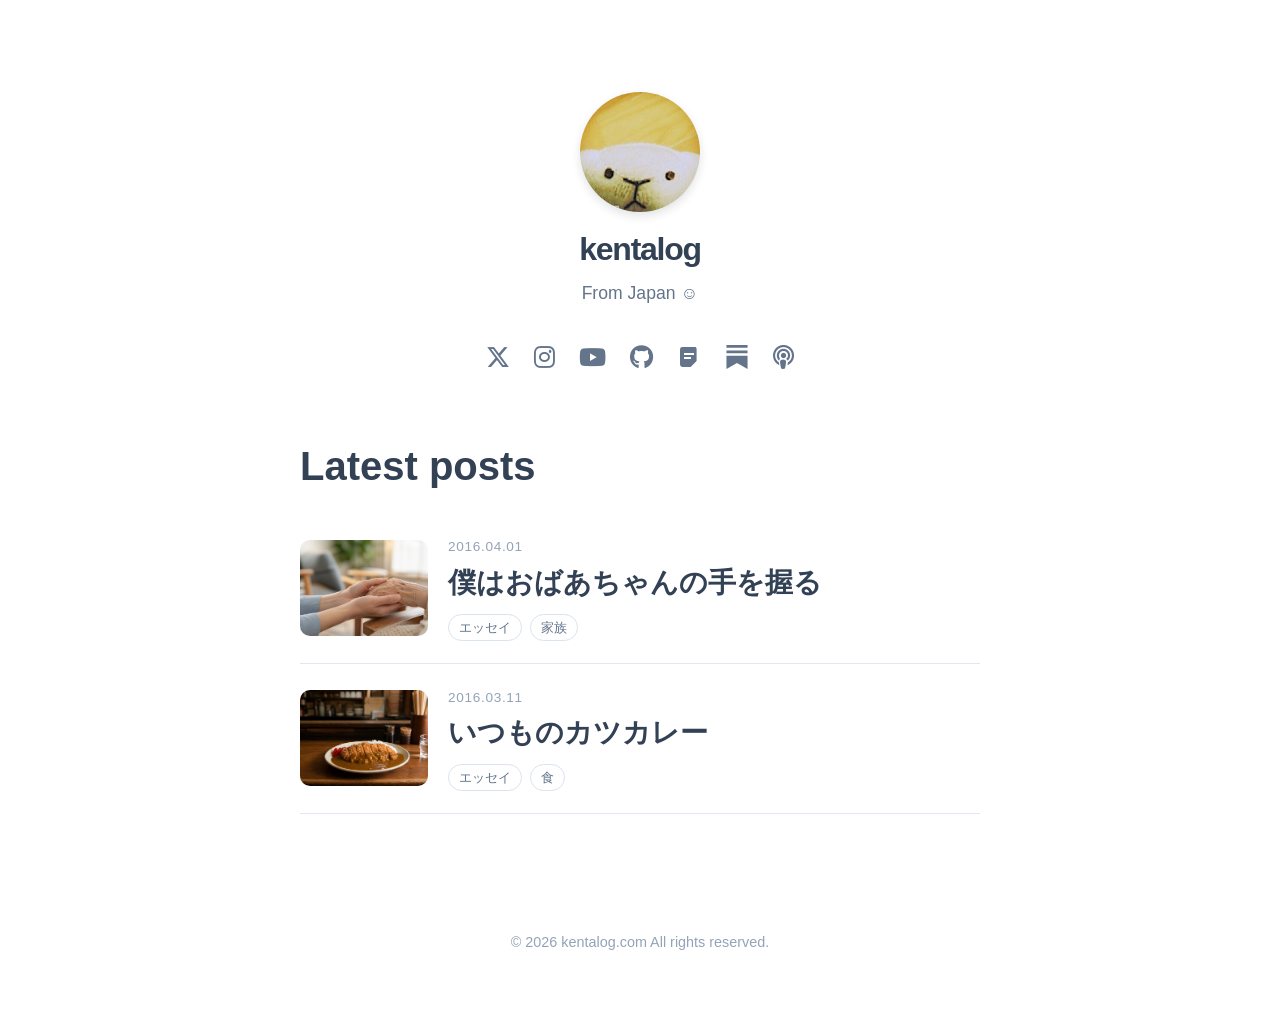
<file: docs/index.html>
<!doctype html>
<html lang="ja">
  <head>
	<meta name="generator" content="Hugo 0.164.0">
    <meta charset="utf-8">
    <meta name="viewport" content="width=device-width, initial-scale=1">
    <meta name="description" content="AI × Creative">
    <title>kentalog blog</title>
    <link rel="stylesheet" href="./css/site.css">
    <link rel="stylesheet" href="https://cdnjs.cloudflare.com/ajax/libs/font-awesome/6.6.0/css/all.min.css">
  </head>
  <body>
    <header class="profile-header">
      <a href="https://kentalog.com" class="profile-image-link" aria-label="kentalog home">
        <img src="./images/kentalog-profile.jpg" alt="kentalog" class="profile-image">
      </a>
      <a href="https://kentalog.com" class="profile-name">kentalog</a>
      <p class="profile-bio">From Japan ☺︎</p>
      <nav class="social-icons" aria-label="SNS links">
        <a href="https://twitter.com/kentalog" aria-label="X" target="_blank" rel="noopener noreferrer"><i class="fab fa-x-twitter"></i></a>
        <a href="https://instagram.com/kentalog" aria-label="Instagram" target="_blank" rel="noopener noreferrer"><i class="fab fa-instagram"></i></a>
        <a href="https://youtube.com/@kentalog" aria-label="YouTube" target="_blank" rel="noopener noreferrer"><i class="fab fa-youtube"></i></a>
        <a href="https://github.com/kentalog" aria-label="GitHub" target="_blank" rel="noopener noreferrer"><i class="fab fa-github"></i></a>
        <a href="https://note.com/kentalog" aria-label="note" target="_blank" rel="noopener noreferrer"><svg xmlns="http://www.w3.org/2000/svg" viewBox="0 0 24 24" fill="currentColor" width="1em" height="1em" style="vertical-align:-0.125em"><path d="M18.586 2H5.414A2.414 2.414 0 0 0 3 4.414v15.172A2.414 2.414 0 0 0 5.414 22h8.172l6-6V4.414A2.414 2.414 0 0 0 18.586 2zM7 8h10v2H7zm0 4h7v2H7z"/></svg></a>
        <a href="https://substack.com/@kentalog" aria-label="Substack" target="_blank" rel="noopener noreferrer"><svg xmlns="http://www.w3.org/2000/svg" viewBox="0 0 24 24" fill="currentColor" width="1em" height="1em" style="vertical-align:-0.125em"><path d="M22.539 8.242H1.46V5.406h21.08v2.836zM1.46 10.812V24L12 18.11 22.54 24V10.812H1.46zM22.54 0H1.46v2.836h21.08V0z"/></svg></a>
        <a href="https://open.spotify.com/show/7KEjKjl03z8xk7B0f0gGoq?si=31a61154522c401c" aria-label="Podcast" target="_blank" rel="noopener noreferrer"><i class="fas fa-podcast"></i></a>
      </nav>
      
    </header>
    <main>
<section class="post-list">
  <h1>Latest posts</h1>
  
  
  <article class="post-card"><a class="post-thumbnail" href="./posts/boku-wa-obachan-no-te-o-nigiru/"><img src="./images/boku-wa-obachan-no-te-o-nigiru-eyecatch.png" alt="僕はおばあちゃんの手を握る"></a><div class="post-card-content"><p class="date">2016.04.01</p><h2><a href="./posts/boku-wa-obachan-no-te-o-nigiru/">僕はおばあちゃんの手を握る</a></h2><div class="tags"><a class="tag" href="./tags/%E3%82%A8%E3%83%83%E3%82%BB%E3%82%A4/">エッセイ</a><a class="tag" href="./tags/%E5%AE%B6%E6%97%8F/">家族</a></div></div></article>
  
  <article class="post-card"><a class="post-thumbnail" href="./posts/itsumo-no-katsu-curry/"><img src="./images/itsumo-no-katsu-curry-eyecatch.png" alt="いつものカツカレー"></a><div class="post-card-content"><p class="date">2016.03.11</p><h2><a href="./posts/itsumo-no-katsu-curry/">いつものカツカレー</a></h2><div class="tags"><a class="tag" href="./tags/%E3%82%A8%E3%83%83%E3%82%BB%E3%82%A4/">エッセイ</a><a class="tag" href="./tags/%E9%A3%9F/">食</a></div></div></article>
  
</section>
</main>
    <footer>© 2026 kentalog.com All rights reserved.</footer>
  </body>
</html>
</file>
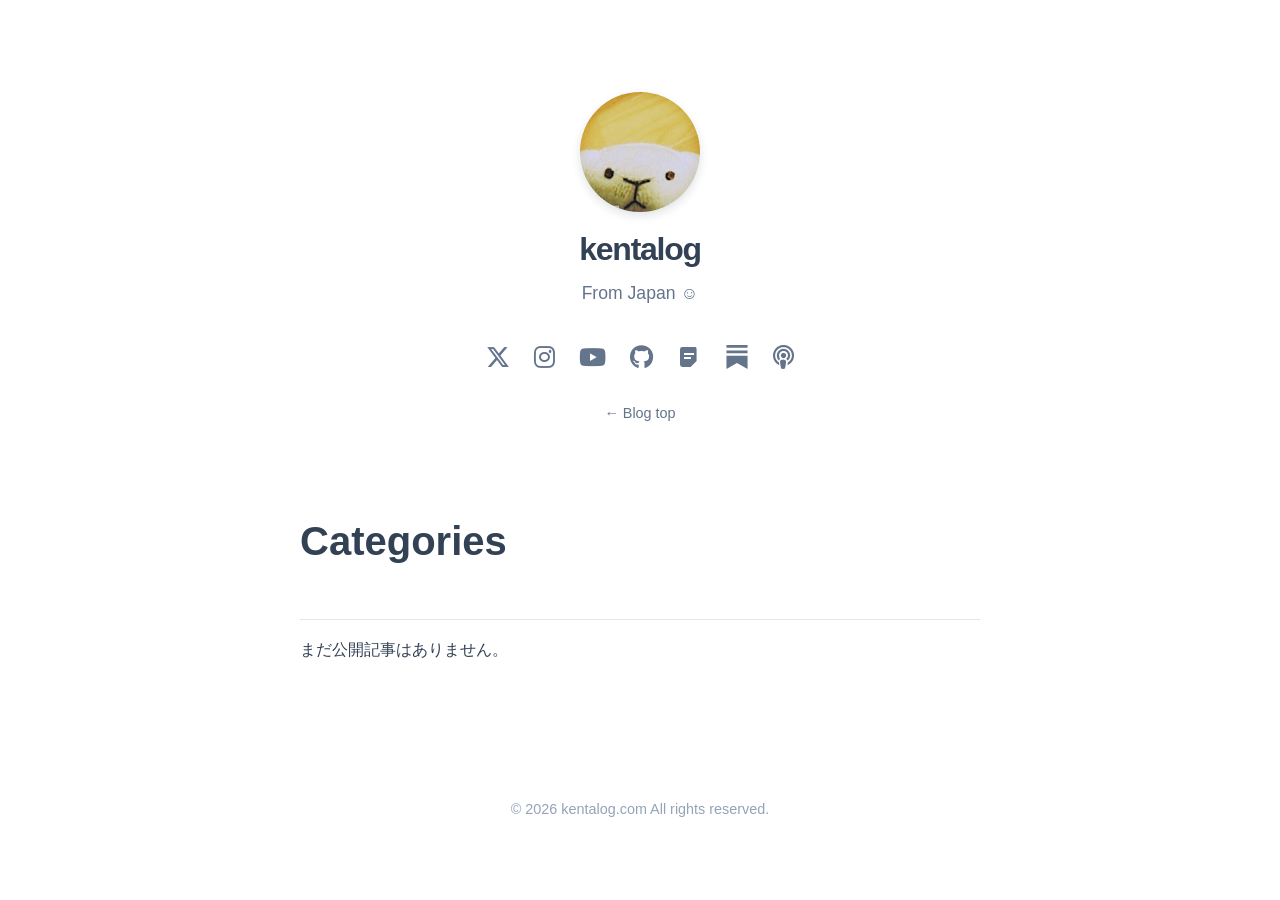
<file: docs/categories/index.html>
<!doctype html>
<html lang="ja">
  <head>
    <meta charset="utf-8">
    <meta name="viewport" content="width=device-width, initial-scale=1">
    <meta name="description" content="AI × Creative">
    <title>Categories | kentalog blog</title>
    <link rel="stylesheet" href="../css/site.css">
    <link rel="stylesheet" href="https://cdnjs.cloudflare.com/ajax/libs/font-awesome/6.6.0/css/all.min.css">
  </head>
  <body>
    <header class="profile-header">
      <a href="https://kentalog.com" class="profile-image-link" aria-label="kentalog home">
        <img src="../images/kentalog-profile.jpg" alt="kentalog" class="profile-image">
      </a>
      <a href="https://kentalog.com" class="profile-name">kentalog</a>
      <p class="profile-bio">From Japan ☺︎</p>
      <nav class="social-icons" aria-label="SNS links">
        <a href="https://twitter.com/kentalog" aria-label="X" target="_blank" rel="noopener noreferrer"><i class="fab fa-x-twitter"></i></a>
        <a href="https://instagram.com/kentalog" aria-label="Instagram" target="_blank" rel="noopener noreferrer"><i class="fab fa-instagram"></i></a>
        <a href="https://youtube.com/@kentalog" aria-label="YouTube" target="_blank" rel="noopener noreferrer"><i class="fab fa-youtube"></i></a>
        <a href="https://github.com/kentalog" aria-label="GitHub" target="_blank" rel="noopener noreferrer"><i class="fab fa-github"></i></a>
        <a href="https://note.com/kentalog" aria-label="note" target="_blank" rel="noopener noreferrer"><svg xmlns="http://www.w3.org/2000/svg" viewBox="0 0 24 24" fill="currentColor" width="1em" height="1em" style="vertical-align:-0.125em"><path d="M18.586 2H5.414A2.414 2.414 0 0 0 3 4.414v15.172A2.414 2.414 0 0 0 5.414 22h8.172l6-6V4.414A2.414 2.414 0 0 0 18.586 2zM7 8h10v2H7zm0 4h7v2H7z"/></svg></a>
        <a href="https://substack.com/@kentalog" aria-label="Substack" target="_blank" rel="noopener noreferrer"><svg xmlns="http://www.w3.org/2000/svg" viewBox="0 0 24 24" fill="currentColor" width="1em" height="1em" style="vertical-align:-0.125em"><path d="M22.539 8.242H1.46V5.406h21.08v2.836zM1.46 10.812V24L12 18.11 22.54 24V10.812H1.46zM22.54 0H1.46v2.836h21.08V0z"/></svg></a>
        <a href="https://open.spotify.com/show/7KEjKjl03z8xk7B0f0gGoq?si=31a61154522c401c" aria-label="Podcast" target="_blank" rel="noopener noreferrer"><i class="fas fa-podcast"></i></a>
      </nav>
      <a class="blog-home" href="../">← Blog top</a>
    </header>
    <main>
<header class="page-header"><h1>Categories</h1></header>
<p>まだ公開記事はありません。</p>
</main>
    <footer>© 2026 kentalog.com All rights reserved.</footer>
  </body>
</html>
</file>
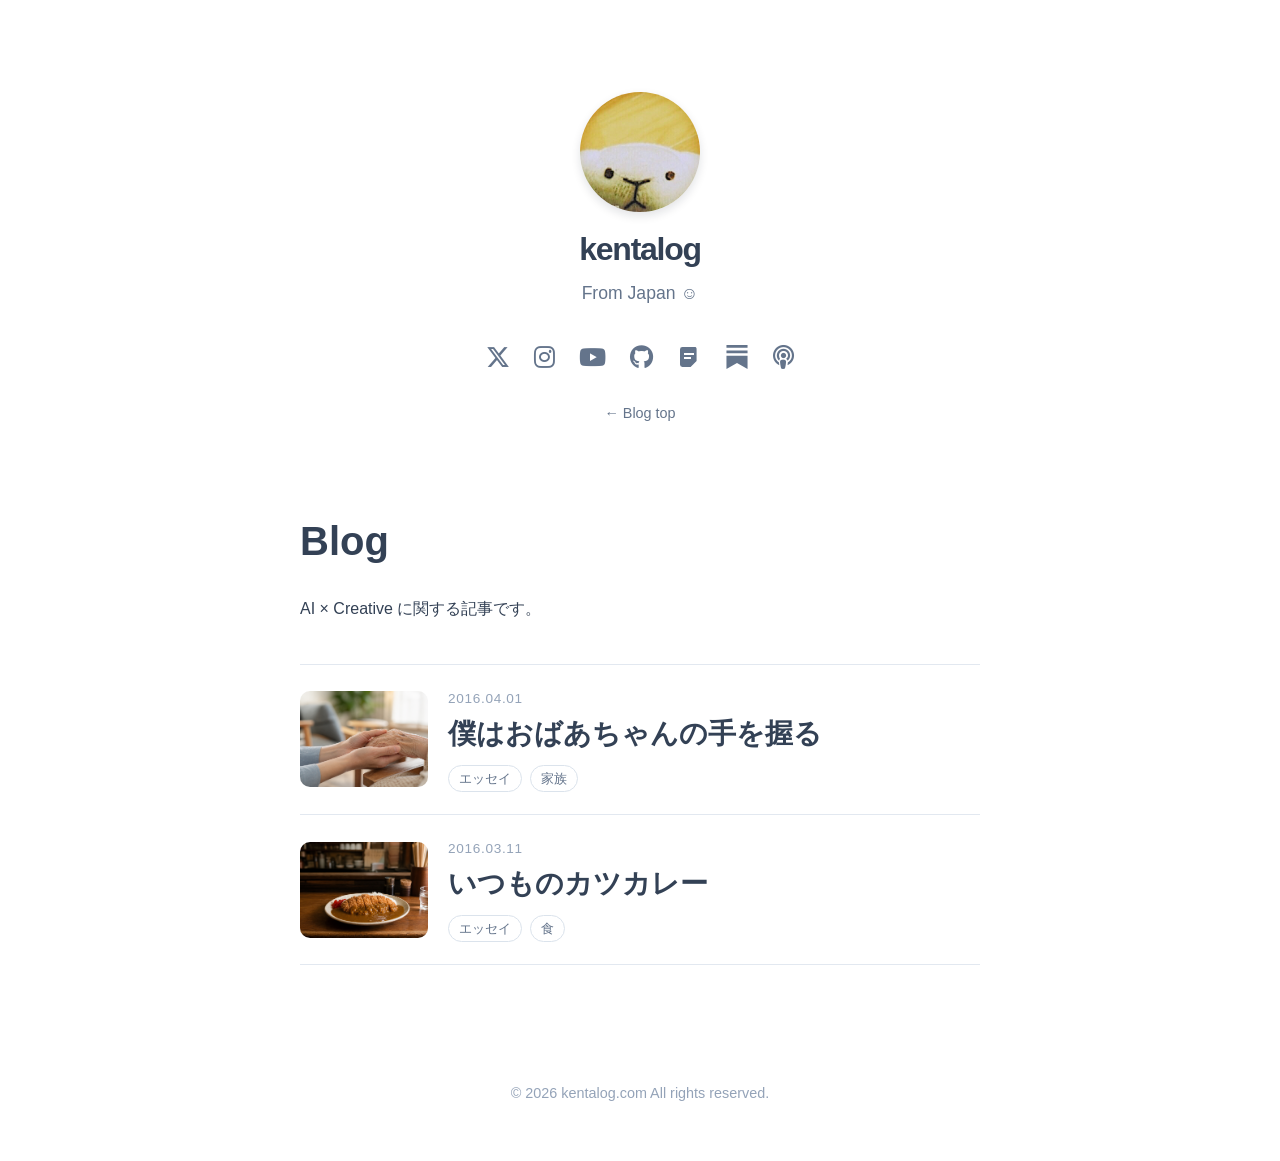
<file: docs/posts/index.html>
<!doctype html>
<html lang="ja">
  <head>
    <meta charset="utf-8">
    <meta name="viewport" content="width=device-width, initial-scale=1">
    <meta name="description" content="AI × Creative">
    <title>Blog | kentalog blog</title>
    <link rel="stylesheet" href="../css/site.css">
    <link rel="stylesheet" href="https://cdnjs.cloudflare.com/ajax/libs/font-awesome/6.6.0/css/all.min.css">
  </head>
  <body>
    <header class="profile-header">
      <a href="https://kentalog.com" class="profile-image-link" aria-label="kentalog home">
        <img src="../images/kentalog-profile.jpg" alt="kentalog" class="profile-image">
      </a>
      <a href="https://kentalog.com" class="profile-name">kentalog</a>
      <p class="profile-bio">From Japan ☺︎</p>
      <nav class="social-icons" aria-label="SNS links">
        <a href="https://twitter.com/kentalog" aria-label="X" target="_blank" rel="noopener noreferrer"><i class="fab fa-x-twitter"></i></a>
        <a href="https://instagram.com/kentalog" aria-label="Instagram" target="_blank" rel="noopener noreferrer"><i class="fab fa-instagram"></i></a>
        <a href="https://youtube.com/@kentalog" aria-label="YouTube" target="_blank" rel="noopener noreferrer"><i class="fab fa-youtube"></i></a>
        <a href="https://github.com/kentalog" aria-label="GitHub" target="_blank" rel="noopener noreferrer"><i class="fab fa-github"></i></a>
        <a href="https://note.com/kentalog" aria-label="note" target="_blank" rel="noopener noreferrer"><svg xmlns="http://www.w3.org/2000/svg" viewBox="0 0 24 24" fill="currentColor" width="1em" height="1em" style="vertical-align:-0.125em"><path d="M18.586 2H5.414A2.414 2.414 0 0 0 3 4.414v15.172A2.414 2.414 0 0 0 5.414 22h8.172l6-6V4.414A2.414 2.414 0 0 0 18.586 2zM7 8h10v2H7zm0 4h7v2H7z"/></svg></a>
        <a href="https://substack.com/@kentalog" aria-label="Substack" target="_blank" rel="noopener noreferrer"><svg xmlns="http://www.w3.org/2000/svg" viewBox="0 0 24 24" fill="currentColor" width="1em" height="1em" style="vertical-align:-0.125em"><path d="M22.539 8.242H1.46V5.406h21.08v2.836zM1.46 10.812V24L12 18.11 22.54 24V10.812H1.46zM22.54 0H1.46v2.836h21.08V0z"/></svg></a>
        <a href="https://open.spotify.com/show/7KEjKjl03z8xk7B0f0gGoq?si=31a61154522c401c" aria-label="Podcast" target="_blank" rel="noopener noreferrer"><i class="fas fa-podcast"></i></a>
      </nav>
      <a class="blog-home" href="../">← Blog top</a>
    </header>
    <main>
<header class="page-header"><h1>Blog</h1><p>AI × Creative に関する記事です。</p>
</header>

<article class="post-card"><a class="post-thumbnail" href="../posts/boku-wa-obachan-no-te-o-nigiru/"><img src="../images/boku-wa-obachan-no-te-o-nigiru-eyecatch.png" alt="僕はおばあちゃんの手を握る"></a><div class="post-card-content"><p class="date">2016.04.01</p><h2><a href="../posts/boku-wa-obachan-no-te-o-nigiru/">僕はおばあちゃんの手を握る</a></h2><div class="tags"><a class="tag" href="../tags/%E3%82%A8%E3%83%83%E3%82%BB%E3%82%A4/">エッセイ</a><a class="tag" href="../tags/%E5%AE%B6%E6%97%8F/">家族</a></div></div></article>

<article class="post-card"><a class="post-thumbnail" href="../posts/itsumo-no-katsu-curry/"><img src="../images/itsumo-no-katsu-curry-eyecatch.png" alt="いつものカツカレー"></a><div class="post-card-content"><p class="date">2016.03.11</p><h2><a href="../posts/itsumo-no-katsu-curry/">いつものカツカレー</a></h2><div class="tags"><a class="tag" href="../tags/%E3%82%A8%E3%83%83%E3%82%BB%E3%82%A4/">エッセイ</a><a class="tag" href="../tags/%E9%A3%9F/">食</a></div></div></article>

</main>
    <footer>© 2026 kentalog.com All rights reserved.</footer>
  </body>
</html>
</file>
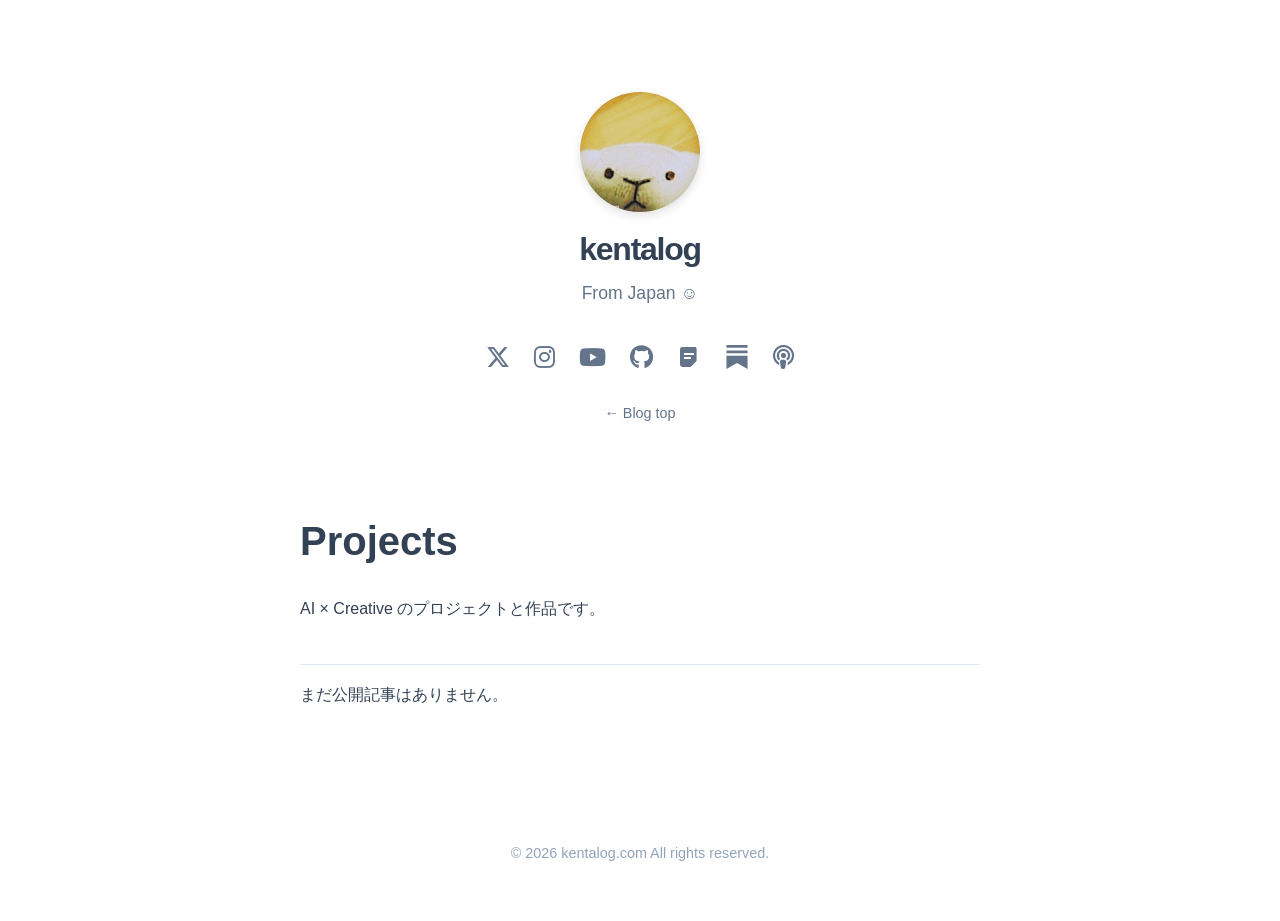
<file: docs/projects/index.html>
<!doctype html>
<html lang="ja">
  <head>
    <meta charset="utf-8">
    <meta name="viewport" content="width=device-width, initial-scale=1">
    <meta name="description" content="AI × Creative">
    <title>Projects | kentalog blog</title>
    <link rel="stylesheet" href="../css/site.css">
    <link rel="stylesheet" href="https://cdnjs.cloudflare.com/ajax/libs/font-awesome/6.6.0/css/all.min.css">
  </head>
  <body>
    <header class="profile-header">
      <a href="https://kentalog.com" class="profile-image-link" aria-label="kentalog home">
        <img src="../images/kentalog-profile.jpg" alt="kentalog" class="profile-image">
      </a>
      <a href="https://kentalog.com" class="profile-name">kentalog</a>
      <p class="profile-bio">From Japan ☺︎</p>
      <nav class="social-icons" aria-label="SNS links">
        <a href="https://twitter.com/kentalog" aria-label="X" target="_blank" rel="noopener noreferrer"><i class="fab fa-x-twitter"></i></a>
        <a href="https://instagram.com/kentalog" aria-label="Instagram" target="_blank" rel="noopener noreferrer"><i class="fab fa-instagram"></i></a>
        <a href="https://youtube.com/@kentalog" aria-label="YouTube" target="_blank" rel="noopener noreferrer"><i class="fab fa-youtube"></i></a>
        <a href="https://github.com/kentalog" aria-label="GitHub" target="_blank" rel="noopener noreferrer"><i class="fab fa-github"></i></a>
        <a href="https://note.com/kentalog" aria-label="note" target="_blank" rel="noopener noreferrer"><svg xmlns="http://www.w3.org/2000/svg" viewBox="0 0 24 24" fill="currentColor" width="1em" height="1em" style="vertical-align:-0.125em"><path d="M18.586 2H5.414A2.414 2.414 0 0 0 3 4.414v15.172A2.414 2.414 0 0 0 5.414 22h8.172l6-6V4.414A2.414 2.414 0 0 0 18.586 2zM7 8h10v2H7zm0 4h7v2H7z"/></svg></a>
        <a href="https://substack.com/@kentalog" aria-label="Substack" target="_blank" rel="noopener noreferrer"><svg xmlns="http://www.w3.org/2000/svg" viewBox="0 0 24 24" fill="currentColor" width="1em" height="1em" style="vertical-align:-0.125em"><path d="M22.539 8.242H1.46V5.406h21.08v2.836zM1.46 10.812V24L12 18.11 22.54 24V10.812H1.46zM22.54 0H1.46v2.836h21.08V0z"/></svg></a>
        <a href="https://open.spotify.com/show/7KEjKjl03z8xk7B0f0gGoq?si=31a61154522c401c" aria-label="Podcast" target="_blank" rel="noopener noreferrer"><i class="fas fa-podcast"></i></a>
      </nav>
      <a class="blog-home" href="../">← Blog top</a>
    </header>
    <main>
<header class="page-header"><h1>Projects</h1><p>AI × Creative のプロジェクトと作品です。</p>
</header>
<p>まだ公開記事はありません。</p>
</main>
    <footer>© 2026 kentalog.com All rights reserved.</footer>
  </body>
</html>
</file>
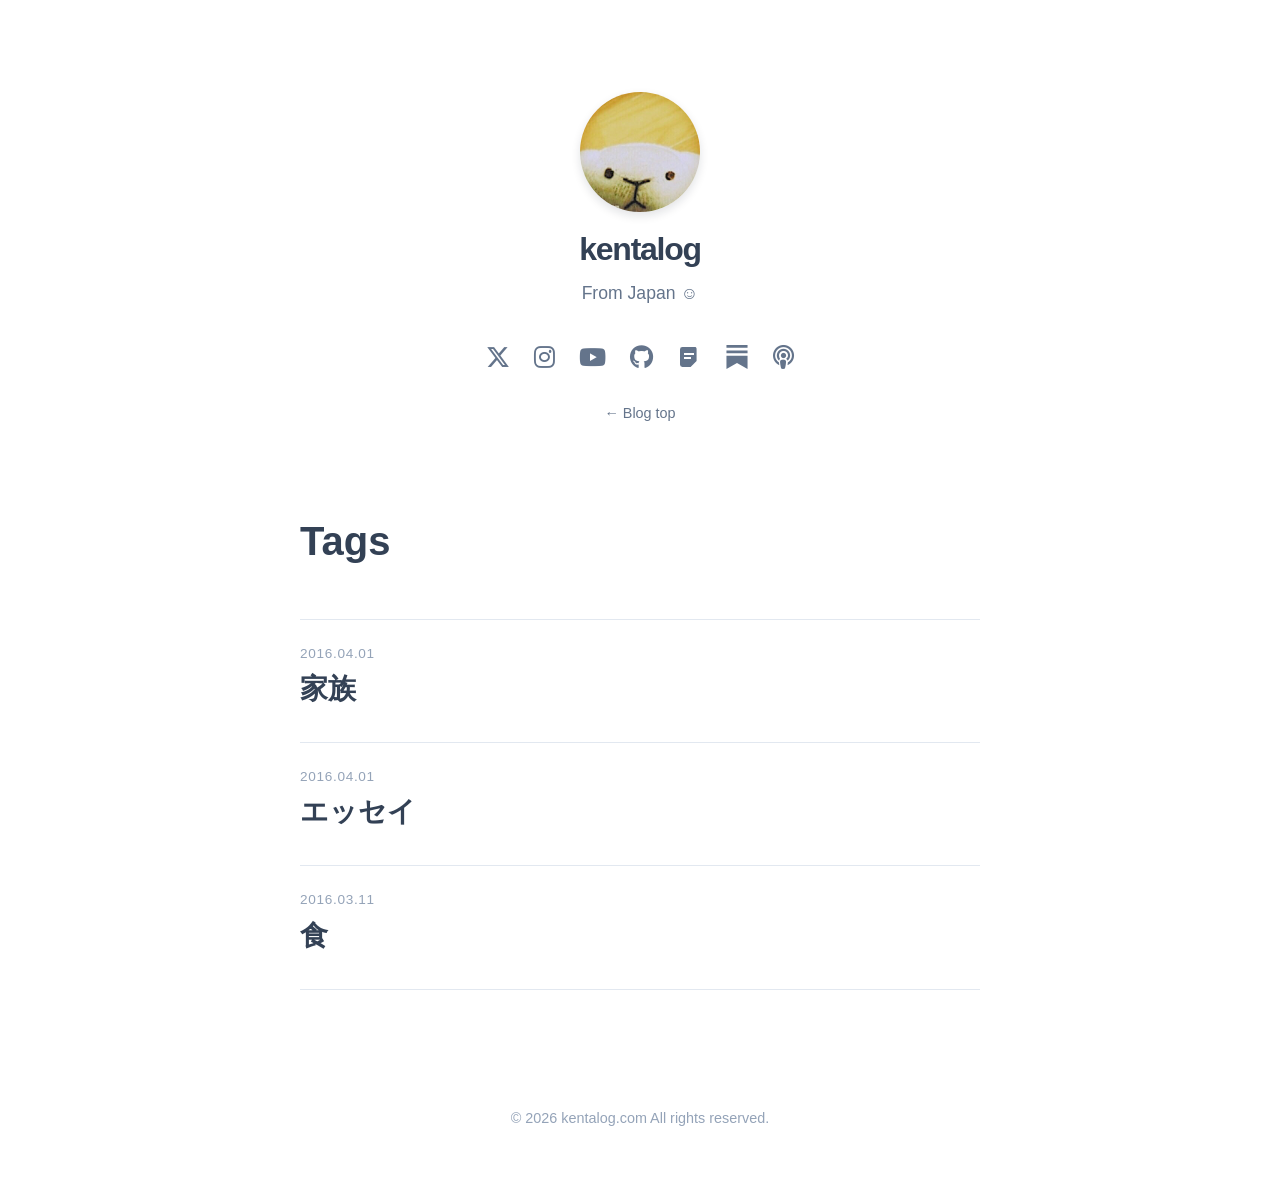
<file: docs/tags/index.html>
<!doctype html>
<html lang="ja">
  <head>
    <meta charset="utf-8">
    <meta name="viewport" content="width=device-width, initial-scale=1">
    <meta name="description" content="AI × Creative">
    <title>Tags | kentalog blog</title>
    <link rel="stylesheet" href="../css/site.css">
    <link rel="stylesheet" href="https://cdnjs.cloudflare.com/ajax/libs/font-awesome/6.6.0/css/all.min.css">
  </head>
  <body>
    <header class="profile-header">
      <a href="https://kentalog.com" class="profile-image-link" aria-label="kentalog home">
        <img src="../images/kentalog-profile.jpg" alt="kentalog" class="profile-image">
      </a>
      <a href="https://kentalog.com" class="profile-name">kentalog</a>
      <p class="profile-bio">From Japan ☺︎</p>
      <nav class="social-icons" aria-label="SNS links">
        <a href="https://twitter.com/kentalog" aria-label="X" target="_blank" rel="noopener noreferrer"><i class="fab fa-x-twitter"></i></a>
        <a href="https://instagram.com/kentalog" aria-label="Instagram" target="_blank" rel="noopener noreferrer"><i class="fab fa-instagram"></i></a>
        <a href="https://youtube.com/@kentalog" aria-label="YouTube" target="_blank" rel="noopener noreferrer"><i class="fab fa-youtube"></i></a>
        <a href="https://github.com/kentalog" aria-label="GitHub" target="_blank" rel="noopener noreferrer"><i class="fab fa-github"></i></a>
        <a href="https://note.com/kentalog" aria-label="note" target="_blank" rel="noopener noreferrer"><svg xmlns="http://www.w3.org/2000/svg" viewBox="0 0 24 24" fill="currentColor" width="1em" height="1em" style="vertical-align:-0.125em"><path d="M18.586 2H5.414A2.414 2.414 0 0 0 3 4.414v15.172A2.414 2.414 0 0 0 5.414 22h8.172l6-6V4.414A2.414 2.414 0 0 0 18.586 2zM7 8h10v2H7zm0 4h7v2H7z"/></svg></a>
        <a href="https://substack.com/@kentalog" aria-label="Substack" target="_blank" rel="noopener noreferrer"><svg xmlns="http://www.w3.org/2000/svg" viewBox="0 0 24 24" fill="currentColor" width="1em" height="1em" style="vertical-align:-0.125em"><path d="M22.539 8.242H1.46V5.406h21.08v2.836zM1.46 10.812V24L12 18.11 22.54 24V10.812H1.46zM22.54 0H1.46v2.836h21.08V0z"/></svg></a>
        <a href="https://open.spotify.com/show/7KEjKjl03z8xk7B0f0gGoq?si=31a61154522c401c" aria-label="Podcast" target="_blank" rel="noopener noreferrer"><i class="fas fa-podcast"></i></a>
      </nav>
      <a class="blog-home" href="../">← Blog top</a>
    </header>
    <main>
<header class="page-header"><h1>Tags</h1></header>

<article class="post-card"><div class="post-card-content"><p class="date">2016.04.01</p><h2><a href="../tags/%E5%AE%B6%E6%97%8F/">家族</a></h2></div></article>

<article class="post-card"><div class="post-card-content"><p class="date">2016.04.01</p><h2><a href="../tags/%E3%82%A8%E3%83%83%E3%82%BB%E3%82%A4/">エッセイ</a></h2></div></article>

<article class="post-card"><div class="post-card-content"><p class="date">2016.03.11</p><h2><a href="../tags/%E9%A3%9F/">食</a></h2></div></article>

</main>
    <footer>© 2026 kentalog.com All rights reserved.</footer>
  </body>
</html>
</file>
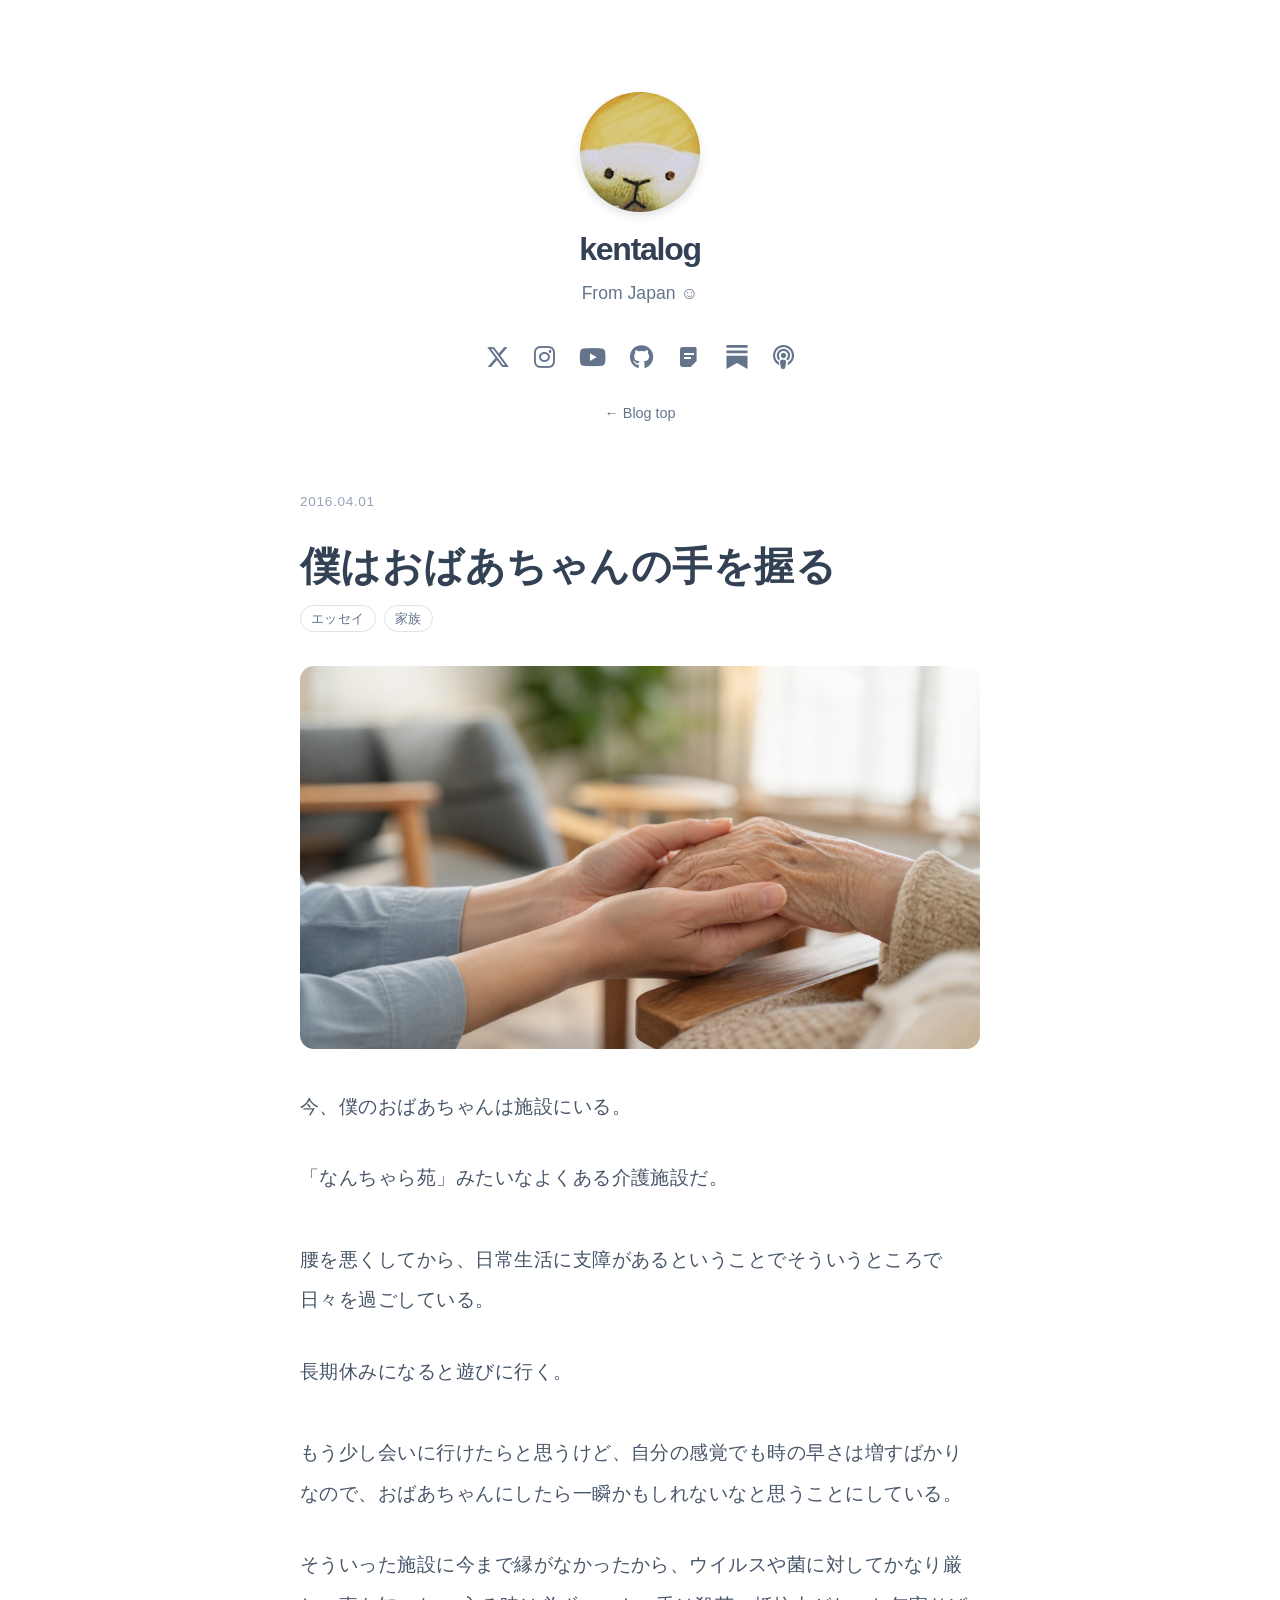
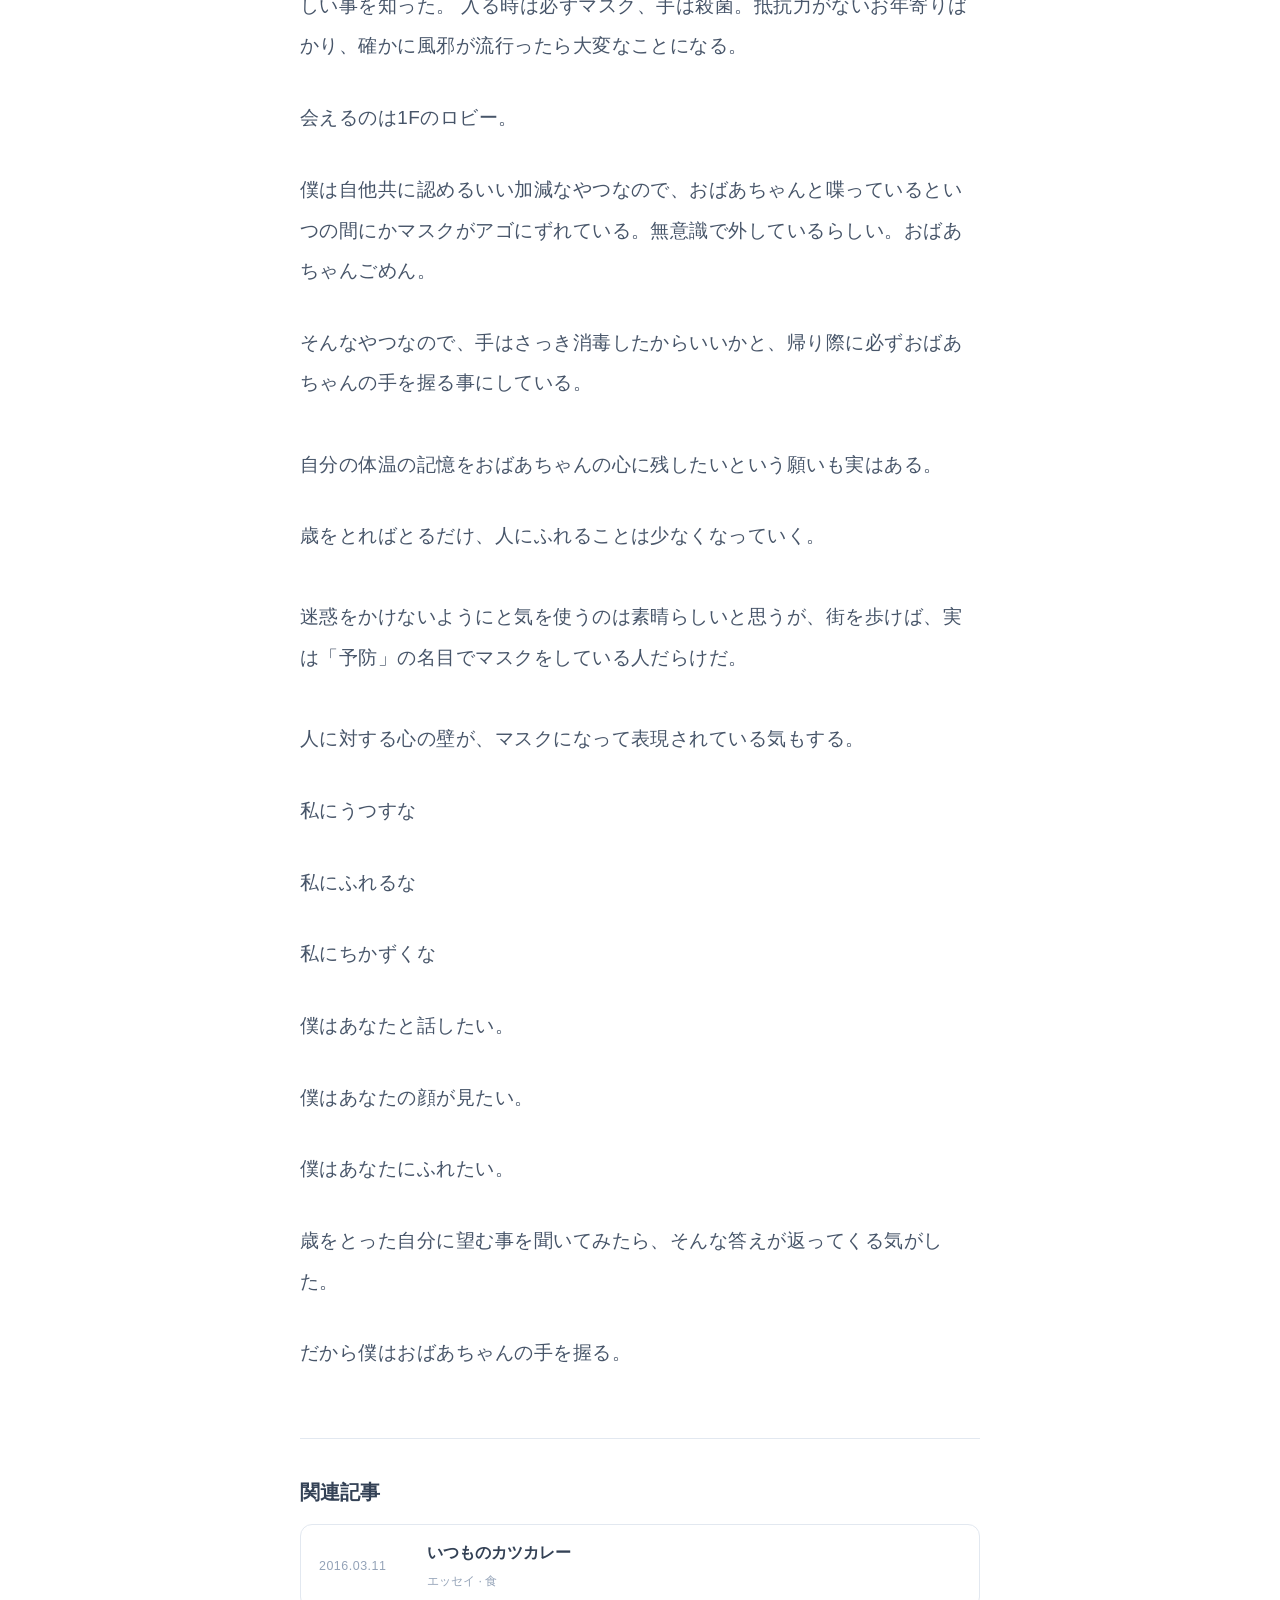
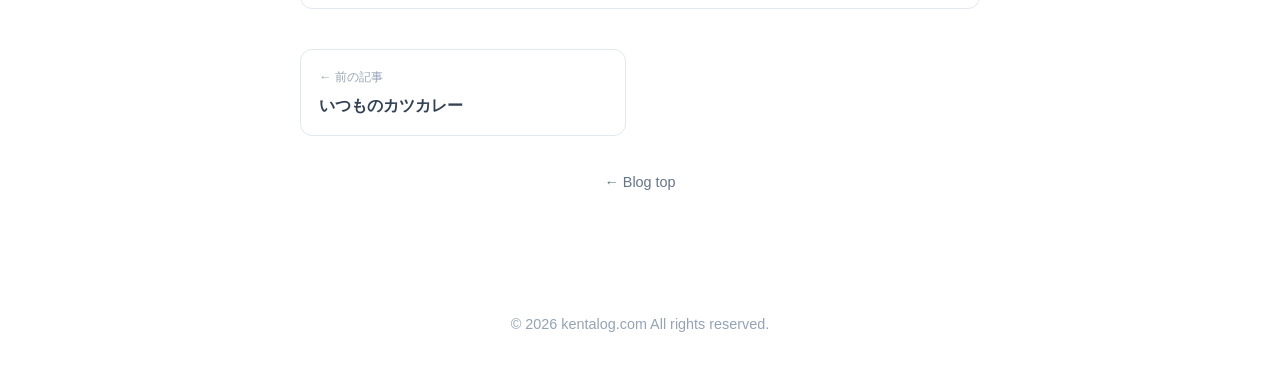
<file: docs/posts/boku-wa-obachan-no-te-o-nigiru/index.html>
<!doctype html>
<html lang="ja">
  <head>
    <meta charset="utf-8">
    <meta name="viewport" content="width=device-width, initial-scale=1">
    <meta name="description" content="おばあちゃんの記憶。">
    <title>僕はおばあちゃんの手を握る | kentalog blog</title>
    <link rel="stylesheet" href="../../css/site.css">
    <link rel="stylesheet" href="https://cdnjs.cloudflare.com/ajax/libs/font-awesome/6.6.0/css/all.min.css">
  </head>
  <body>
    <header class="profile-header">
      <a href="https://kentalog.com" class="profile-image-link" aria-label="kentalog home">
        <img src="../../images/kentalog-profile.jpg" alt="kentalog" class="profile-image">
      </a>
      <a href="https://kentalog.com" class="profile-name">kentalog</a>
      <p class="profile-bio">From Japan ☺︎</p>
      <nav class="social-icons" aria-label="SNS links">
        <a href="https://twitter.com/kentalog" aria-label="X" target="_blank" rel="noopener noreferrer"><i class="fab fa-x-twitter"></i></a>
        <a href="https://instagram.com/kentalog" aria-label="Instagram" target="_blank" rel="noopener noreferrer"><i class="fab fa-instagram"></i></a>
        <a href="https://youtube.com/@kentalog" aria-label="YouTube" target="_blank" rel="noopener noreferrer"><i class="fab fa-youtube"></i></a>
        <a href="https://github.com/kentalog" aria-label="GitHub" target="_blank" rel="noopener noreferrer"><i class="fab fa-github"></i></a>
        <a href="https://note.com/kentalog" aria-label="note" target="_blank" rel="noopener noreferrer"><svg xmlns="http://www.w3.org/2000/svg" viewBox="0 0 24 24" fill="currentColor" width="1em" height="1em" style="vertical-align:-0.125em"><path d="M18.586 2H5.414A2.414 2.414 0 0 0 3 4.414v15.172A2.414 2.414 0 0 0 5.414 22h8.172l6-6V4.414A2.414 2.414 0 0 0 18.586 2zM7 8h10v2H7zm0 4h7v2H7z"/></svg></a>
        <a href="https://substack.com/@kentalog" aria-label="Substack" target="_blank" rel="noopener noreferrer"><svg xmlns="http://www.w3.org/2000/svg" viewBox="0 0 24 24" fill="currentColor" width="1em" height="1em" style="vertical-align:-0.125em"><path d="M22.539 8.242H1.46V5.406h21.08v2.836zM1.46 10.812V24L12 18.11 22.54 24V10.812H1.46zM22.54 0H1.46v2.836h21.08V0z"/></svg></a>
        <a href="https://open.spotify.com/show/7KEjKjl03z8xk7B0f0gGoq?si=31a61154522c401c" aria-label="Podcast" target="_blank" rel="noopener noreferrer"><i class="fas fa-podcast"></i></a>
      </nav>
      <a class="blog-home" href="../../">← Blog top</a>
    </header>
    <main>
<article class="article">
  <p class="date">2016.04.01</p>
  <h1>僕はおばあちゃんの手を握る</h1>
  <div class="tags"><a class="tag" href="../../tags/%E3%82%A8%E3%83%83%E3%82%BB%E3%82%A4/">エッセイ</a><a class="tag" href="../../tags/%E5%AE%B6%E6%97%8F/">家族</a></div>
  <figure class="eyecatch"><img src="../../images/boku-wa-obachan-no-te-o-nigiru-eyecatch.png" alt="僕はおばあちゃんの手を握る"></figure>
  <p>今、僕のおばあちゃんは施設にいる。</p>
<p>「なんちゃら苑」みたいなよくある介護施設だ。<br>
腰を悪くしてから、日常生活に支障があるということでそういうところで日々を過ごしている。</p>
<p>長期休みになると遊びに行く。<br>
もう少し会いに行けたらと思うけど、自分の感覚でも時の早さは増すばかりなので、おばあちゃんにしたら一瞬かもしれないなと思うことにしている。</p>
<p>そういった施設に今まで縁がなかったから、ウイルスや菌に対してかなり厳しい事を知った。 入る時は必ずマスク、手は殺菌。抵抗力がないお年寄りばかり、確かに風邪が流行ったら大変なことになる。</p>
<p>会えるのは1Fのロビー。</p>
<p>僕は自他共に認めるいい加減なやつなので、おばあちゃんと喋っているといつの間にかマスクがアゴにずれている。無意識で外しているらしい。おばあちゃんごめん。</p>
<p>そんなやつなので、手はさっき消毒したからいいかと、帰り際に必ずおばあちゃんの手を握る事にしている。<br>
自分の体温の記憶をおばあちゃんの心に残したいという願いも実はある。</p>
<p>歳をとればとるだけ、人にふれることは少なくなっていく。<br>
迷惑をかけないようにと気を使うのは素晴らしいと思うが、街を歩けば、実は「予防」の名目でマスクをしている人だらけだ。<br>
人に対する心の壁が、マスクになって表現されている気もする。</p>
<p>私にうつすな</p>
<p>私にふれるな</p>
<p>私にちかずくな</p>
<p>僕はあなたと話したい。</p>
<p>僕はあなたの顔が見たい。</p>
<p>僕はあなたにふれたい。</p>
<p>歳をとった自分に望む事を聞いてみたら、そんな答えが返ってくる気がした。</p>
<p>だから僕はおばあちゃんの手を握る。</p>

</article>

<div class="article-circulation">














  <section class="related-posts" aria-labelledby="related-posts-title">
    <h2 id="related-posts-title">関連記事</h2>
    <div class="related-post-list">

      <a class="related-post" href="../../posts/itsumo-no-katsu-curry/">
        <span class="related-post-date">2016.03.11</span>
        <strong>いつものカツカレー</strong>
        <span class="related-post-tags">エッセイ · 食</span>
      </a>

    </div>
  </section>



  <nav class="post-navigation" aria-label="前後の記事">

    <a class="post-navigation-link post-navigation-prev" href="../../posts/itsumo-no-katsu-curry/">
      <span>← 前の記事</span>
      <strong>いつものカツカレー</strong>
    </a>


  </nav>


  <a class="article-blog-home" href="../../">← Blog top</a>
</div>
</main>
    <footer>© 2026 kentalog.com All rights reserved.</footer>
  </body>
</html>
</file>
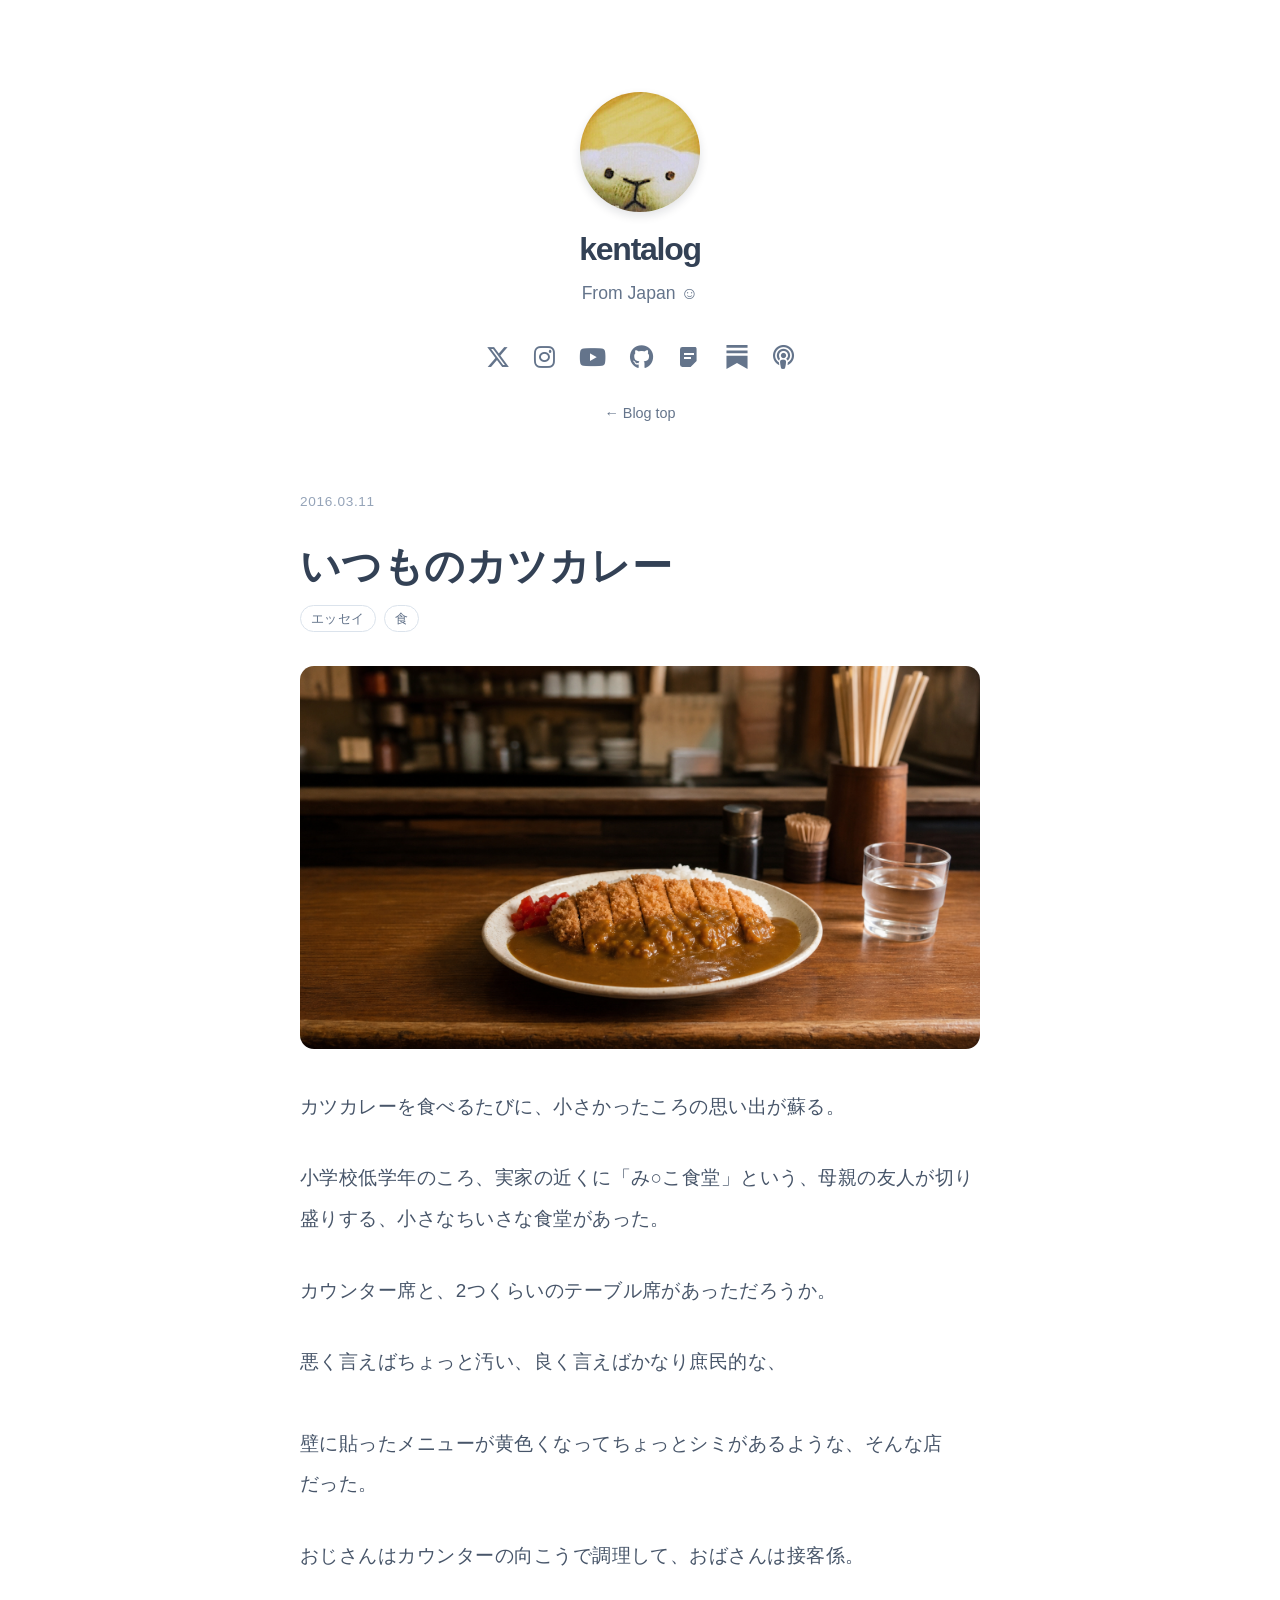
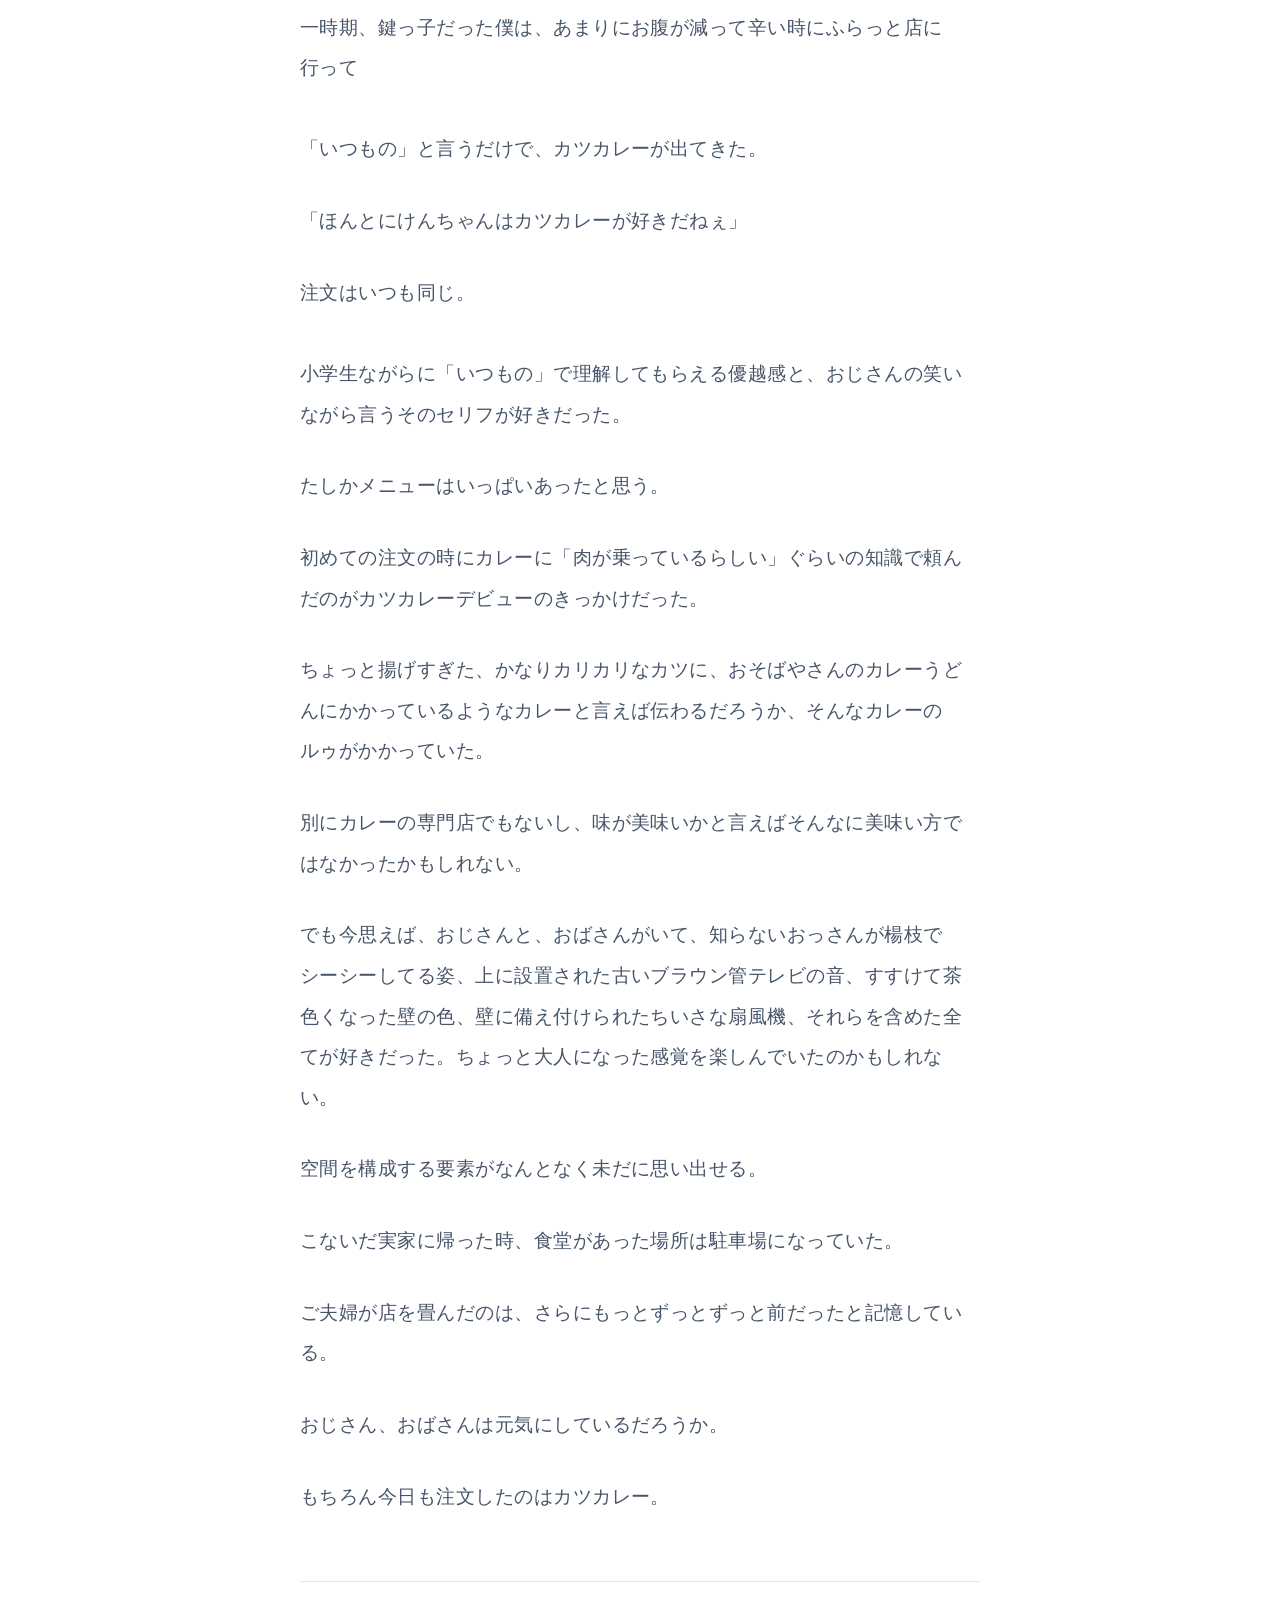
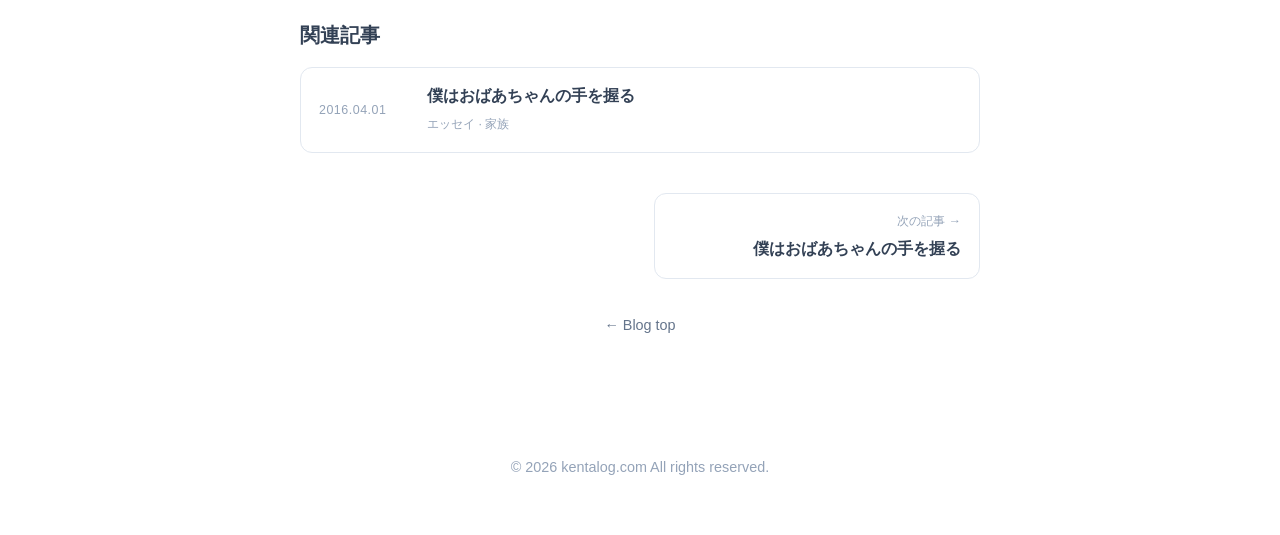
<file: docs/posts/itsumo-no-katsu-curry/index.html>
<!doctype html>
<html lang="ja">
  <head>
    <meta charset="utf-8">
    <meta name="viewport" content="width=device-width, initial-scale=1">
    <meta name="description" content="カツカレーと、小さな食堂の記憶。">
    <title>いつものカツカレー | kentalog blog</title>
    <link rel="stylesheet" href="../../css/site.css">
    <link rel="stylesheet" href="https://cdnjs.cloudflare.com/ajax/libs/font-awesome/6.6.0/css/all.min.css">
  </head>
  <body>
    <header class="profile-header">
      <a href="https://kentalog.com" class="profile-image-link" aria-label="kentalog home">
        <img src="../../images/kentalog-profile.jpg" alt="kentalog" class="profile-image">
      </a>
      <a href="https://kentalog.com" class="profile-name">kentalog</a>
      <p class="profile-bio">From Japan ☺︎</p>
      <nav class="social-icons" aria-label="SNS links">
        <a href="https://twitter.com/kentalog" aria-label="X" target="_blank" rel="noopener noreferrer"><i class="fab fa-x-twitter"></i></a>
        <a href="https://instagram.com/kentalog" aria-label="Instagram" target="_blank" rel="noopener noreferrer"><i class="fab fa-instagram"></i></a>
        <a href="https://youtube.com/@kentalog" aria-label="YouTube" target="_blank" rel="noopener noreferrer"><i class="fab fa-youtube"></i></a>
        <a href="https://github.com/kentalog" aria-label="GitHub" target="_blank" rel="noopener noreferrer"><i class="fab fa-github"></i></a>
        <a href="https://note.com/kentalog" aria-label="note" target="_blank" rel="noopener noreferrer"><svg xmlns="http://www.w3.org/2000/svg" viewBox="0 0 24 24" fill="currentColor" width="1em" height="1em" style="vertical-align:-0.125em"><path d="M18.586 2H5.414A2.414 2.414 0 0 0 3 4.414v15.172A2.414 2.414 0 0 0 5.414 22h8.172l6-6V4.414A2.414 2.414 0 0 0 18.586 2zM7 8h10v2H7zm0 4h7v2H7z"/></svg></a>
        <a href="https://substack.com/@kentalog" aria-label="Substack" target="_blank" rel="noopener noreferrer"><svg xmlns="http://www.w3.org/2000/svg" viewBox="0 0 24 24" fill="currentColor" width="1em" height="1em" style="vertical-align:-0.125em"><path d="M22.539 8.242H1.46V5.406h21.08v2.836zM1.46 10.812V24L12 18.11 22.54 24V10.812H1.46zM22.54 0H1.46v2.836h21.08V0z"/></svg></a>
        <a href="https://open.spotify.com/show/7KEjKjl03z8xk7B0f0gGoq?si=31a61154522c401c" aria-label="Podcast" target="_blank" rel="noopener noreferrer"><i class="fas fa-podcast"></i></a>
      </nav>
      <a class="blog-home" href="../../">← Blog top</a>
    </header>
    <main>
<article class="article">
  <p class="date">2016.03.11</p>
  <h1>いつものカツカレー</h1>
  <div class="tags"><a class="tag" href="../../tags/%E3%82%A8%E3%83%83%E3%82%BB%E3%82%A4/">エッセイ</a><a class="tag" href="../../tags/%E9%A3%9F/">食</a></div>
  <figure class="eyecatch"><img src="../../images/itsumo-no-katsu-curry-eyecatch.png" alt="いつものカツカレー"></figure>
  <p>カツカレーを食べるたびに、小さかったころの思い出が蘇る。</p>
<p>小学校低学年のころ、実家の近くに「み○こ食堂」という、母親の友人が切り盛りする、小さなちいさな食堂があった。</p>
<p>カウンター席と、2つくらいのテーブル席があっただろうか。</p>
<p>悪く言えばちょっと汚い、良く言えばかなり庶民的な、<br>
壁に貼ったメニューが黄色くなってちょっとシミがあるような、そんな店だった。</p>
<p>おじさんはカウンターの向こうで調理して、おばさんは接客係。</p>
<p>一時期、鍵っ子だった僕は、あまりにお腹が減って辛い時にふらっと店に行って<br>
「いつもの」と言うだけで、カツカレーが出てきた。</p>
<p>「ほんとにけんちゃんはカツカレーが好きだねぇ」</p>
<p>注文はいつも同じ。<br>
小学生ながらに「いつもの」で理解してもらえる優越感と、おじさんの笑いながら言うそのセリフが好きだった。</p>
<p>たしかメニューはいっぱいあったと思う。</p>
<p>初めての注文の時にカレーに「肉が乗っているらしい」ぐらいの知識で頼んだのがカツカレーデビューのきっかけだった。</p>
<p>ちょっと揚げすぎた、かなりカリカリなカツに、おそばやさんのカレーうどんにかかっているようなカレーと言えば伝わるだろうか、そんなカレーのルゥがかかっていた。</p>
<p>別にカレーの専門店でもないし、味が美味いかと言えばそんなに美味い方ではなかったかもしれない。</p>
<p>でも今思えば、おじさんと、おばさんがいて、知らないおっさんが楊枝でシーシーしてる姿、上に設置された古いブラウン管テレビの音、すすけて茶色くなった壁の色、壁に備え付けられたちいさな扇風機、それらを含めた全てが好きだった。ちょっと大人になった感覚を楽しんでいたのかもしれない。</p>
<p>空間を構成する要素がなんとなく未だに思い出せる。</p>
<p>こないだ実家に帰った時、食堂があった場所は駐車場になっていた。</p>
<p>ご夫婦が店を畳んだのは、さらにもっとずっとずっと前だったと記憶している。</p>
<p>おじさん、おばさんは元気にしているだろうか。</p>
<p>もちろん今日も注文したのはカツカレー。</p>

</article>

<div class="article-circulation">














  <section class="related-posts" aria-labelledby="related-posts-title">
    <h2 id="related-posts-title">関連記事</h2>
    <div class="related-post-list">

      <a class="related-post" href="../../posts/boku-wa-obachan-no-te-o-nigiru/">
        <span class="related-post-date">2016.04.01</span>
        <strong>僕はおばあちゃんの手を握る</strong>
        <span class="related-post-tags">エッセイ · 家族</span>
      </a>

    </div>
  </section>



  <nav class="post-navigation" aria-label="前後の記事">


    <a class="post-navigation-link post-navigation-next" href="../../posts/boku-wa-obachan-no-te-o-nigiru/">
      <span>次の記事 →</span>
      <strong>僕はおばあちゃんの手を握る</strong>
    </a>

  </nav>


  <a class="article-blog-home" href="../../">← Blog top</a>
</div>
</main>
    <footer>© 2026 kentalog.com All rights reserved.</footer>
  </body>
</html>
</file>
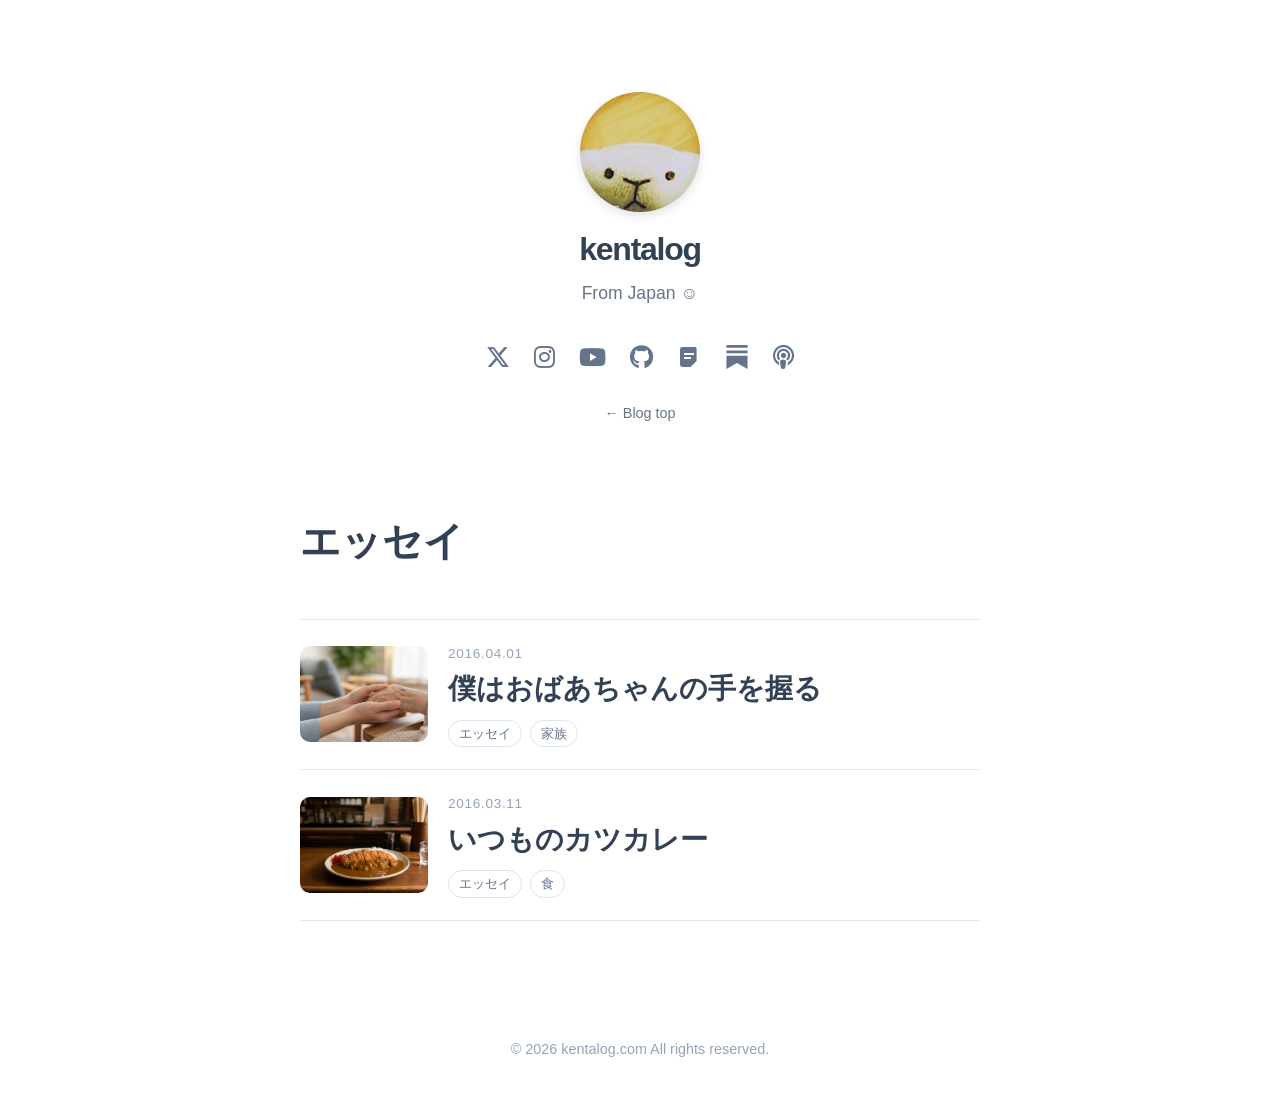
<file: docs/tags/エッセイ/index.html>
<!doctype html>
<html lang="ja">
  <head>
    <meta charset="utf-8">
    <meta name="viewport" content="width=device-width, initial-scale=1">
    <meta name="description" content="AI × Creative">
    <title>エッセイ | kentalog blog</title>
    <link rel="stylesheet" href="../../css/site.css">
    <link rel="stylesheet" href="https://cdnjs.cloudflare.com/ajax/libs/font-awesome/6.6.0/css/all.min.css">
  </head>
  <body>
    <header class="profile-header">
      <a href="https://kentalog.com" class="profile-image-link" aria-label="kentalog home">
        <img src="../../images/kentalog-profile.jpg" alt="kentalog" class="profile-image">
      </a>
      <a href="https://kentalog.com" class="profile-name">kentalog</a>
      <p class="profile-bio">From Japan ☺︎</p>
      <nav class="social-icons" aria-label="SNS links">
        <a href="https://twitter.com/kentalog" aria-label="X" target="_blank" rel="noopener noreferrer"><i class="fab fa-x-twitter"></i></a>
        <a href="https://instagram.com/kentalog" aria-label="Instagram" target="_blank" rel="noopener noreferrer"><i class="fab fa-instagram"></i></a>
        <a href="https://youtube.com/@kentalog" aria-label="YouTube" target="_blank" rel="noopener noreferrer"><i class="fab fa-youtube"></i></a>
        <a href="https://github.com/kentalog" aria-label="GitHub" target="_blank" rel="noopener noreferrer"><i class="fab fa-github"></i></a>
        <a href="https://note.com/kentalog" aria-label="note" target="_blank" rel="noopener noreferrer"><svg xmlns="http://www.w3.org/2000/svg" viewBox="0 0 24 24" fill="currentColor" width="1em" height="1em" style="vertical-align:-0.125em"><path d="M18.586 2H5.414A2.414 2.414 0 0 0 3 4.414v15.172A2.414 2.414 0 0 0 5.414 22h8.172l6-6V4.414A2.414 2.414 0 0 0 18.586 2zM7 8h10v2H7zm0 4h7v2H7z"/></svg></a>
        <a href="https://substack.com/@kentalog" aria-label="Substack" target="_blank" rel="noopener noreferrer"><svg xmlns="http://www.w3.org/2000/svg" viewBox="0 0 24 24" fill="currentColor" width="1em" height="1em" style="vertical-align:-0.125em"><path d="M22.539 8.242H1.46V5.406h21.08v2.836zM1.46 10.812V24L12 18.11 22.54 24V10.812H1.46zM22.54 0H1.46v2.836h21.08V0z"/></svg></a>
        <a href="https://open.spotify.com/show/7KEjKjl03z8xk7B0f0gGoq?si=31a61154522c401c" aria-label="Podcast" target="_blank" rel="noopener noreferrer"><i class="fas fa-podcast"></i></a>
      </nav>
      <a class="blog-home" href="../../">← Blog top</a>
    </header>
    <main>
<header class="page-header"><h1>エッセイ</h1></header>

<article class="post-card"><a class="post-thumbnail" href="../../posts/boku-wa-obachan-no-te-o-nigiru/"><img src="../../images/boku-wa-obachan-no-te-o-nigiru-eyecatch.png" alt="僕はおばあちゃんの手を握る"></a><div class="post-card-content"><p class="date">2016.04.01</p><h2><a href="../../posts/boku-wa-obachan-no-te-o-nigiru/">僕はおばあちゃんの手を握る</a></h2><div class="tags"><a class="tag" href="../../tags/%E3%82%A8%E3%83%83%E3%82%BB%E3%82%A4/">エッセイ</a><a class="tag" href="../../tags/%E5%AE%B6%E6%97%8F/">家族</a></div></div></article>

<article class="post-card"><a class="post-thumbnail" href="../../posts/itsumo-no-katsu-curry/"><img src="../../images/itsumo-no-katsu-curry-eyecatch.png" alt="いつものカツカレー"></a><div class="post-card-content"><p class="date">2016.03.11</p><h2><a href="../../posts/itsumo-no-katsu-curry/">いつものカツカレー</a></h2><div class="tags"><a class="tag" href="../../tags/%E3%82%A8%E3%83%83%E3%82%BB%E3%82%A4/">エッセイ</a><a class="tag" href="../../tags/%E9%A3%9F/">食</a></div></div></article>

</main>
    <footer>© 2026 kentalog.com All rights reserved.</footer>
  </body>
</html>
</file>
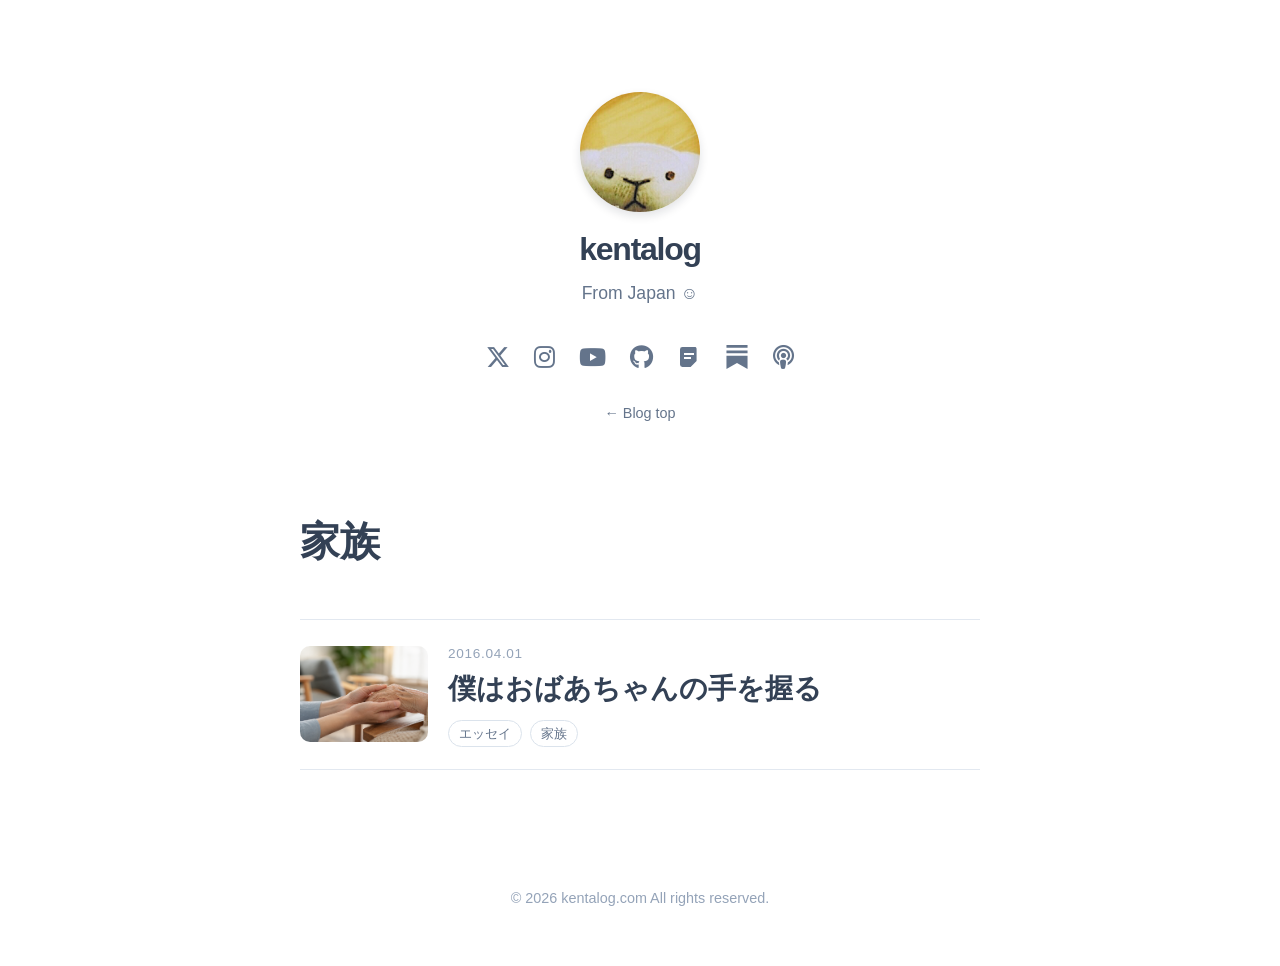
<file: docs/tags/家族/index.html>
<!doctype html>
<html lang="ja">
  <head>
    <meta charset="utf-8">
    <meta name="viewport" content="width=device-width, initial-scale=1">
    <meta name="description" content="AI × Creative">
    <title>家族 | kentalog blog</title>
    <link rel="stylesheet" href="../../css/site.css">
    <link rel="stylesheet" href="https://cdnjs.cloudflare.com/ajax/libs/font-awesome/6.6.0/css/all.min.css">
  </head>
  <body>
    <header class="profile-header">
      <a href="https://kentalog.com" class="profile-image-link" aria-label="kentalog home">
        <img src="../../images/kentalog-profile.jpg" alt="kentalog" class="profile-image">
      </a>
      <a href="https://kentalog.com" class="profile-name">kentalog</a>
      <p class="profile-bio">From Japan ☺︎</p>
      <nav class="social-icons" aria-label="SNS links">
        <a href="https://twitter.com/kentalog" aria-label="X" target="_blank" rel="noopener noreferrer"><i class="fab fa-x-twitter"></i></a>
        <a href="https://instagram.com/kentalog" aria-label="Instagram" target="_blank" rel="noopener noreferrer"><i class="fab fa-instagram"></i></a>
        <a href="https://youtube.com/@kentalog" aria-label="YouTube" target="_blank" rel="noopener noreferrer"><i class="fab fa-youtube"></i></a>
        <a href="https://github.com/kentalog" aria-label="GitHub" target="_blank" rel="noopener noreferrer"><i class="fab fa-github"></i></a>
        <a href="https://note.com/kentalog" aria-label="note" target="_blank" rel="noopener noreferrer"><svg xmlns="http://www.w3.org/2000/svg" viewBox="0 0 24 24" fill="currentColor" width="1em" height="1em" style="vertical-align:-0.125em"><path d="M18.586 2H5.414A2.414 2.414 0 0 0 3 4.414v15.172A2.414 2.414 0 0 0 5.414 22h8.172l6-6V4.414A2.414 2.414 0 0 0 18.586 2zM7 8h10v2H7zm0 4h7v2H7z"/></svg></a>
        <a href="https://substack.com/@kentalog" aria-label="Substack" target="_blank" rel="noopener noreferrer"><svg xmlns="http://www.w3.org/2000/svg" viewBox="0 0 24 24" fill="currentColor" width="1em" height="1em" style="vertical-align:-0.125em"><path d="M22.539 8.242H1.46V5.406h21.08v2.836zM1.46 10.812V24L12 18.11 22.54 24V10.812H1.46zM22.54 0H1.46v2.836h21.08V0z"/></svg></a>
        <a href="https://open.spotify.com/show/7KEjKjl03z8xk7B0f0gGoq?si=31a61154522c401c" aria-label="Podcast" target="_blank" rel="noopener noreferrer"><i class="fas fa-podcast"></i></a>
      </nav>
      <a class="blog-home" href="../../">← Blog top</a>
    </header>
    <main>
<header class="page-header"><h1>家族</h1></header>

<article class="post-card"><a class="post-thumbnail" href="../../posts/boku-wa-obachan-no-te-o-nigiru/"><img src="../../images/boku-wa-obachan-no-te-o-nigiru-eyecatch.png" alt="僕はおばあちゃんの手を握る"></a><div class="post-card-content"><p class="date">2016.04.01</p><h2><a href="../../posts/boku-wa-obachan-no-te-o-nigiru/">僕はおばあちゃんの手を握る</a></h2><div class="tags"><a class="tag" href="../../tags/%E3%82%A8%E3%83%83%E3%82%BB%E3%82%A4/">エッセイ</a><a class="tag" href="../../tags/%E5%AE%B6%E6%97%8F/">家族</a></div></div></article>

</main>
    <footer>© 2026 kentalog.com All rights reserved.</footer>
  </body>
</html>
</file>
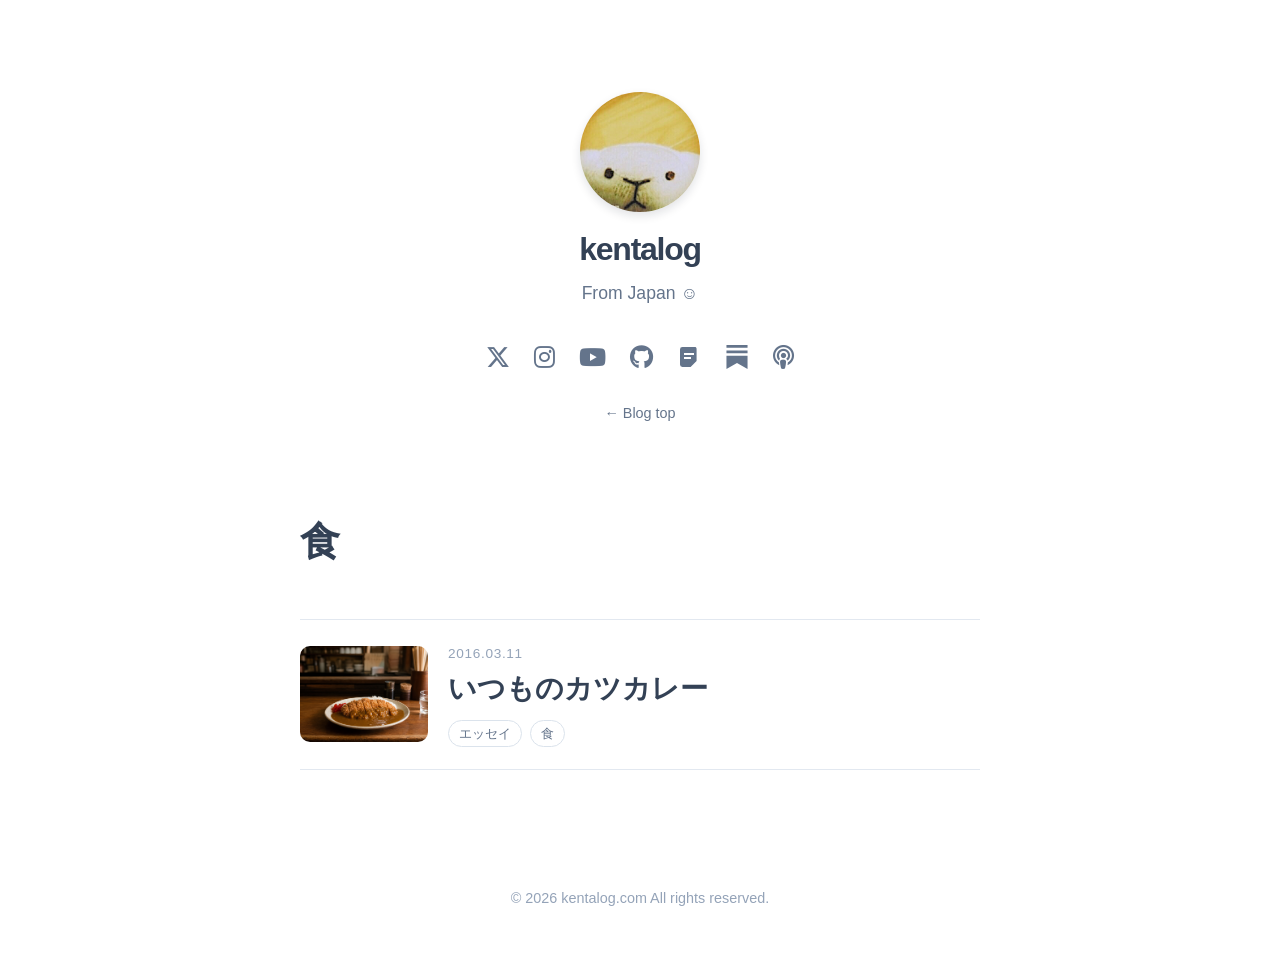
<file: docs/tags/食/index.html>
<!doctype html>
<html lang="ja">
  <head>
    <meta charset="utf-8">
    <meta name="viewport" content="width=device-width, initial-scale=1">
    <meta name="description" content="AI × Creative">
    <title>食 | kentalog blog</title>
    <link rel="stylesheet" href="../../css/site.css">
    <link rel="stylesheet" href="https://cdnjs.cloudflare.com/ajax/libs/font-awesome/6.6.0/css/all.min.css">
  </head>
  <body>
    <header class="profile-header">
      <a href="https://kentalog.com" class="profile-image-link" aria-label="kentalog home">
        <img src="../../images/kentalog-profile.jpg" alt="kentalog" class="profile-image">
      </a>
      <a href="https://kentalog.com" class="profile-name">kentalog</a>
      <p class="profile-bio">From Japan ☺︎</p>
      <nav class="social-icons" aria-label="SNS links">
        <a href="https://twitter.com/kentalog" aria-label="X" target="_blank" rel="noopener noreferrer"><i class="fab fa-x-twitter"></i></a>
        <a href="https://instagram.com/kentalog" aria-label="Instagram" target="_blank" rel="noopener noreferrer"><i class="fab fa-instagram"></i></a>
        <a href="https://youtube.com/@kentalog" aria-label="YouTube" target="_blank" rel="noopener noreferrer"><i class="fab fa-youtube"></i></a>
        <a href="https://github.com/kentalog" aria-label="GitHub" target="_blank" rel="noopener noreferrer"><i class="fab fa-github"></i></a>
        <a href="https://note.com/kentalog" aria-label="note" target="_blank" rel="noopener noreferrer"><svg xmlns="http://www.w3.org/2000/svg" viewBox="0 0 24 24" fill="currentColor" width="1em" height="1em" style="vertical-align:-0.125em"><path d="M18.586 2H5.414A2.414 2.414 0 0 0 3 4.414v15.172A2.414 2.414 0 0 0 5.414 22h8.172l6-6V4.414A2.414 2.414 0 0 0 18.586 2zM7 8h10v2H7zm0 4h7v2H7z"/></svg></a>
        <a href="https://substack.com/@kentalog" aria-label="Substack" target="_blank" rel="noopener noreferrer"><svg xmlns="http://www.w3.org/2000/svg" viewBox="0 0 24 24" fill="currentColor" width="1em" height="1em" style="vertical-align:-0.125em"><path d="M22.539 8.242H1.46V5.406h21.08v2.836zM1.46 10.812V24L12 18.11 22.54 24V10.812H1.46zM22.54 0H1.46v2.836h21.08V0z"/></svg></a>
        <a href="https://open.spotify.com/show/7KEjKjl03z8xk7B0f0gGoq?si=31a61154522c401c" aria-label="Podcast" target="_blank" rel="noopener noreferrer"><i class="fas fa-podcast"></i></a>
      </nav>
      <a class="blog-home" href="../../">← Blog top</a>
    </header>
    <main>
<header class="page-header"><h1>食</h1></header>

<article class="post-card"><a class="post-thumbnail" href="../../posts/itsumo-no-katsu-curry/"><img src="../../images/itsumo-no-katsu-curry-eyecatch.png" alt="いつものカツカレー"></a><div class="post-card-content"><p class="date">2016.03.11</p><h2><a href="../../posts/itsumo-no-katsu-curry/">いつものカツカレー</a></h2><div class="tags"><a class="tag" href="../../tags/%E3%82%A8%E3%83%83%E3%82%BB%E3%82%A4/">エッセイ</a><a class="tag" href="../../tags/%E9%A3%9F/">食</a></div></div></article>

</main>
    <footer>© 2026 kentalog.com All rights reserved.</footer>
  </body>
</html>
</file>
<file: docs/css/site.css>
:root { color: #334155; background: #fff; font-family: Inter, -apple-system, BlinkMacSystemFont, "Hiragino Sans", sans-serif; line-height: 1.8; }
* { box-sizing: border-box; } body { margin: 0; padding: 0 24px; } a { color: inherit; }
.profile-header { display: flex; flex-direction: column; align-items: center; padding: clamp(48px, 8vw, 92px) 0 42px; text-align: center; }
.profile-image-link { display: block; width: 120px; height: 120px; margin-bottom: 18px; }.profile-image { width: 100%; height: 100%; border-radius: 50%; object-fit: cover; box-shadow: 0 4px 10px rgb(15 23 42 / 12%); }
.profile-name { color: #334155; font-size: 2rem; font-weight: 700; letter-spacing: -.04em; line-height: 1.2; text-decoration: none; }.profile-bio { margin: 10px 0 18px; color: #64748b; font-size: 1.1rem; }
.social-icons { display: flex; gap: 1.5rem; margin-top: .5rem; }.social-icons a { color: #64748b; font-size: 1.5rem; transition: color .3s, transform .3s; }.social-icons a:hover { color: #38bdf8; transform: translateY(-3px); }.blog-home { margin-top: 22px; color: #64748b; font-size: .9rem; text-decoration: none; }.blog-home:hover { color: #334155; text-decoration: underline; }
main { width: min(100%, 680px); margin: 0 auto; padding: 18px 0 86px; } h1, h2 { color: #334155; line-height: 1.35; } h1 { font-size: clamp(1.75rem, 4vw, 2.5rem); } h2 { font-size: clamp(1.3rem, 2.4vw, 1.75rem); }
.page-header { padding-bottom: 24px; border-bottom: 1px solid #e2e8f0; }.post-list h1 { margin: 0 0 20px; font-weight: 600; }.post-card { display: grid; grid-template-columns: 128px minmax(0, 1fr); gap: 20px; align-items: center; padding: 22px 0; border-bottom: 1px solid #e2e8f0; }.post-thumbnail { display: block; aspect-ratio: 4 / 3; overflow: hidden; border-radius: 10px; }.post-thumbnail img { display: block; width: 100%; height: 100%; object-fit: cover; transition: transform .25s ease; }.post-thumbnail:hover img { transform: scale(1.04); }.post-card h2 { margin: 4px 0 12px; font-weight: 600; }.post-card h2 a { text-decoration: none; }.post-card h2 a:hover { text-decoration: underline; }.date { margin: 0; color: #94a3b8; font-size: .85rem; letter-spacing: .05em; }
.tags { display: flex; flex-wrap: wrap; gap: 8px; }.tag { display: inline-flex; align-items: center; padding: 3px 10px; border: 1px solid #dbe3ec; border-radius: 999px; color: #64748b; font-size: .8rem; line-height: 1.5; text-decoration: none; transition: background-color .2s ease, border-color .2s ease, color .2s ease; }.tag:hover { border-color: #94a3b8; background: #f8fafc; color: #334155; }
.article { width: 100%; margin: 0 auto; color: #475569; font-family: "Hiragino Sans", "Yu Gothic", YuGothic, -apple-system, BlinkMacSystemFont, sans-serif; font-size: clamp(1.05rem, 1vw + .75rem, 1.18rem); line-height: 2.15; letter-spacing: .025em; line-break: strict; overflow-wrap: break-word; }.article h1 { margin: 6px 0 12px; font-weight: 600; }.article .tags { margin: 0 0 34px; }.eyecatch { margin: 0 0 38px; }.eyecatch img { display: block; width: 100%; height: auto; border-radius: 14px; }.article h2 { margin: 2.5em 0 1em; line-height: 1.55; font-weight: 600; }.article p { margin: 0 0 1.65em; white-space: pre-wrap; }.article li { margin-bottom: .55em; }
.article-circulation { margin-top: 64px; padding-top: 40px; border-top: 1px solid #e2e8f0; }.related-posts h2 { margin: 0 0 18px; font-size: 1.25rem; font-weight: 600; }.related-post-list { display: grid; gap: 10px; }.related-post { display: grid; grid-template-columns: 92px minmax(0, 1fr); gap: 4px 16px; padding: 16px 18px; border: 1px solid #e2e8f0; border-radius: 12px; text-decoration: none; transition: border-color .2s ease, background-color .2s ease; }.related-post:hover { border-color: #94a3b8; background: #f8fafc; }.related-post-date { grid-row: 1 / 3; align-self: center; color: #94a3b8; font-size: .78rem; letter-spacing: .04em; }.related-post strong { min-width: 0; color: #334155; font-weight: 600; line-height: 1.55; }.related-post-tags { color: #94a3b8; font-size: .78rem; }
.post-navigation { display: flex; justify-content: space-between; gap: 18px; margin-top: 40px; }.post-navigation-link { display: flex; flex: 0 1 48%; flex-direction: column; gap: 5px; padding: 16px 18px; border: 1px solid #e2e8f0; border-radius: 12px; text-decoration: none; transition: border-color .2s ease, background-color .2s ease; }.post-navigation-link:hover { border-color: #94a3b8; background: #f8fafc; }.post-navigation-link span { color: #94a3b8; font-size: .78rem; }.post-navigation-link strong { color: #334155; font-weight: 600; line-height: 1.55; }.post-navigation-next { margin-left: auto; text-align: right; }.article-blog-home { display: table; margin: 34px auto 0; color: #64748b; font-size: .9rem; text-decoration: none; }.article-blog-home:hover { color: #334155; text-decoration: underline; }
footer { width: min(100%, 680px); margin: 0 auto; padding: 30px 0 54px; color: #94a3b8; font-size: .9rem; text-align: center; }
@media (max-width: 600px) { body { padding: 0 18px; }.profile-header { padding-top: 48px; }.profile-image-link { width: 96px; height: 96px; }.profile-name { font-size: 1.7rem; } main { padding-top: 4px; }.post-card { grid-template-columns: 100px minmax(0, 1fr); gap: 14px; }.post-card h2 { font-size: 1.16rem; }.article { font-size: 1.03rem; line-height: 2.05; }.article-circulation { margin-top: 48px; padding-top: 32px; }.related-post { grid-template-columns: 1fr; gap: 3px; padding: 14px 16px; }.related-post-date { grid-row: auto; }.post-navigation { flex-direction: column; gap: 12px; margin-top: 32px; }.post-navigation-link { flex-basis: auto; width: 100%; }.post-navigation-next { margin-left: 0; } }
</file>
